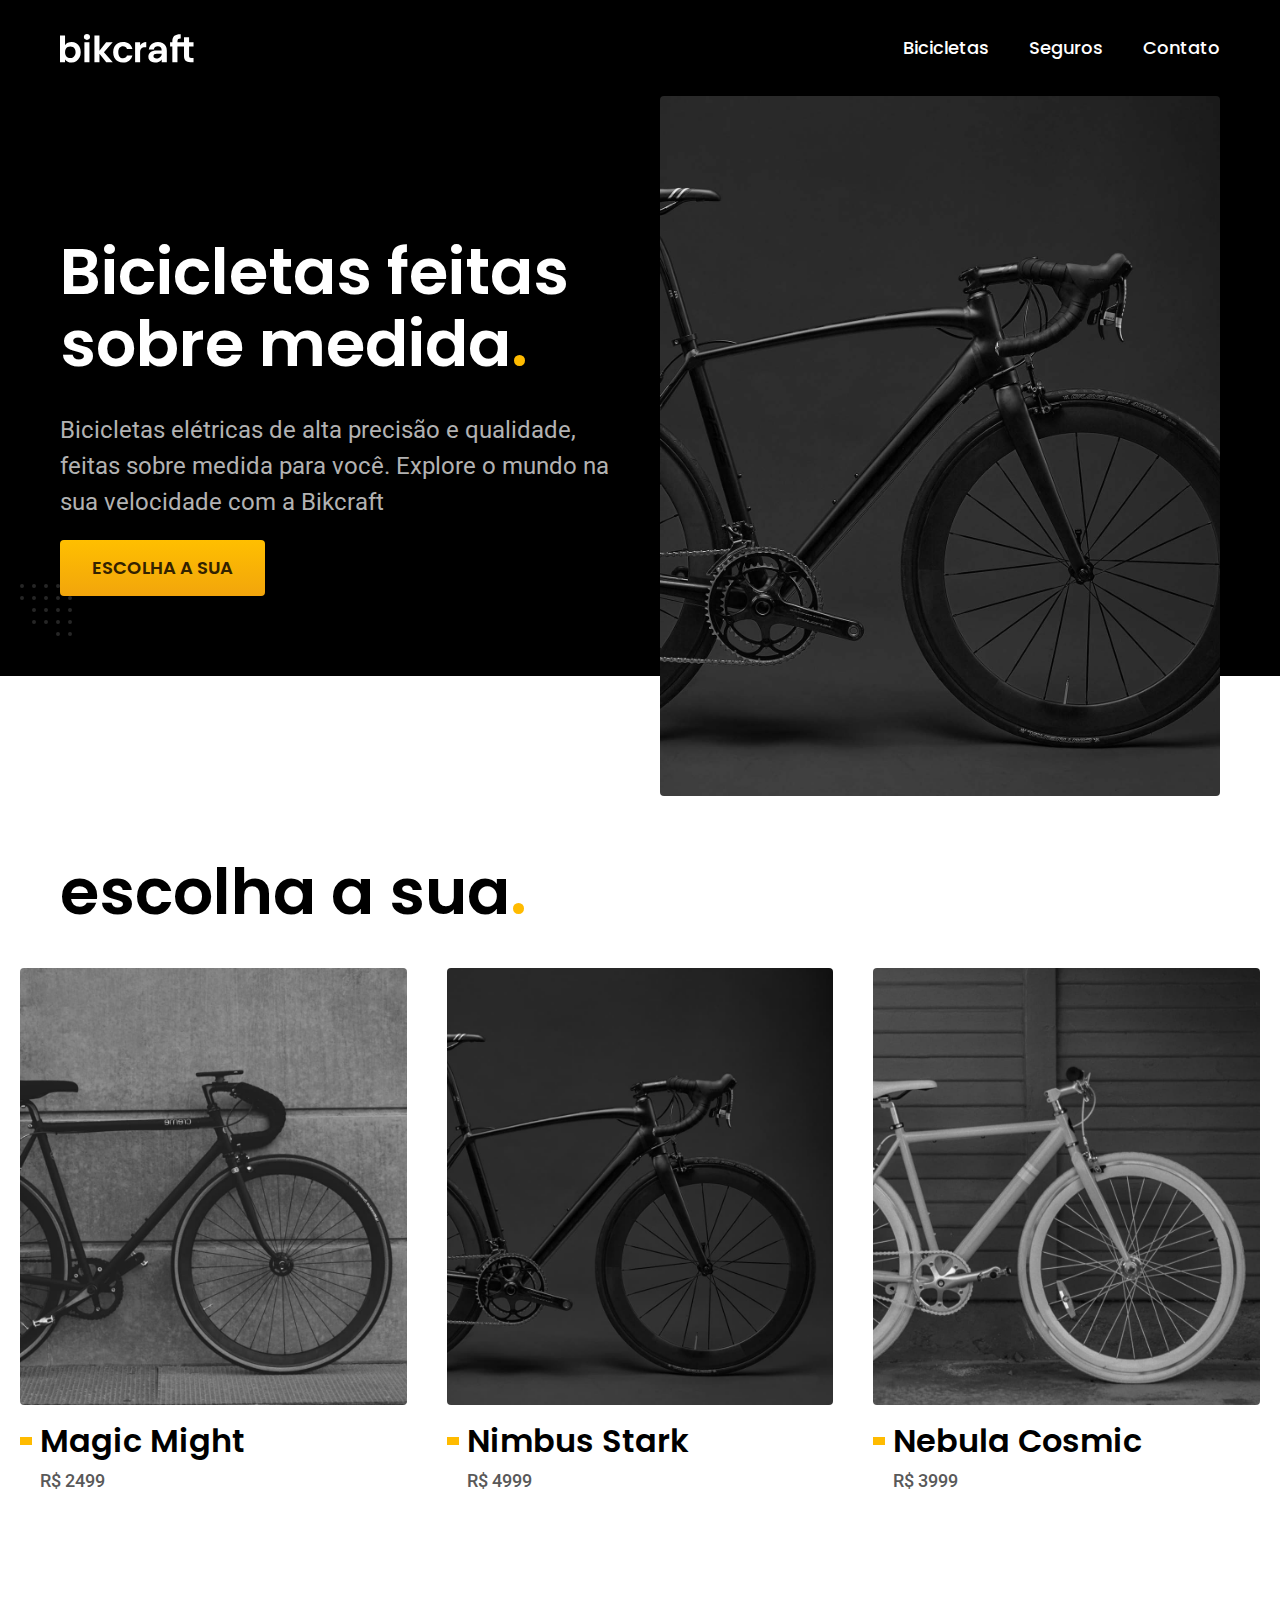
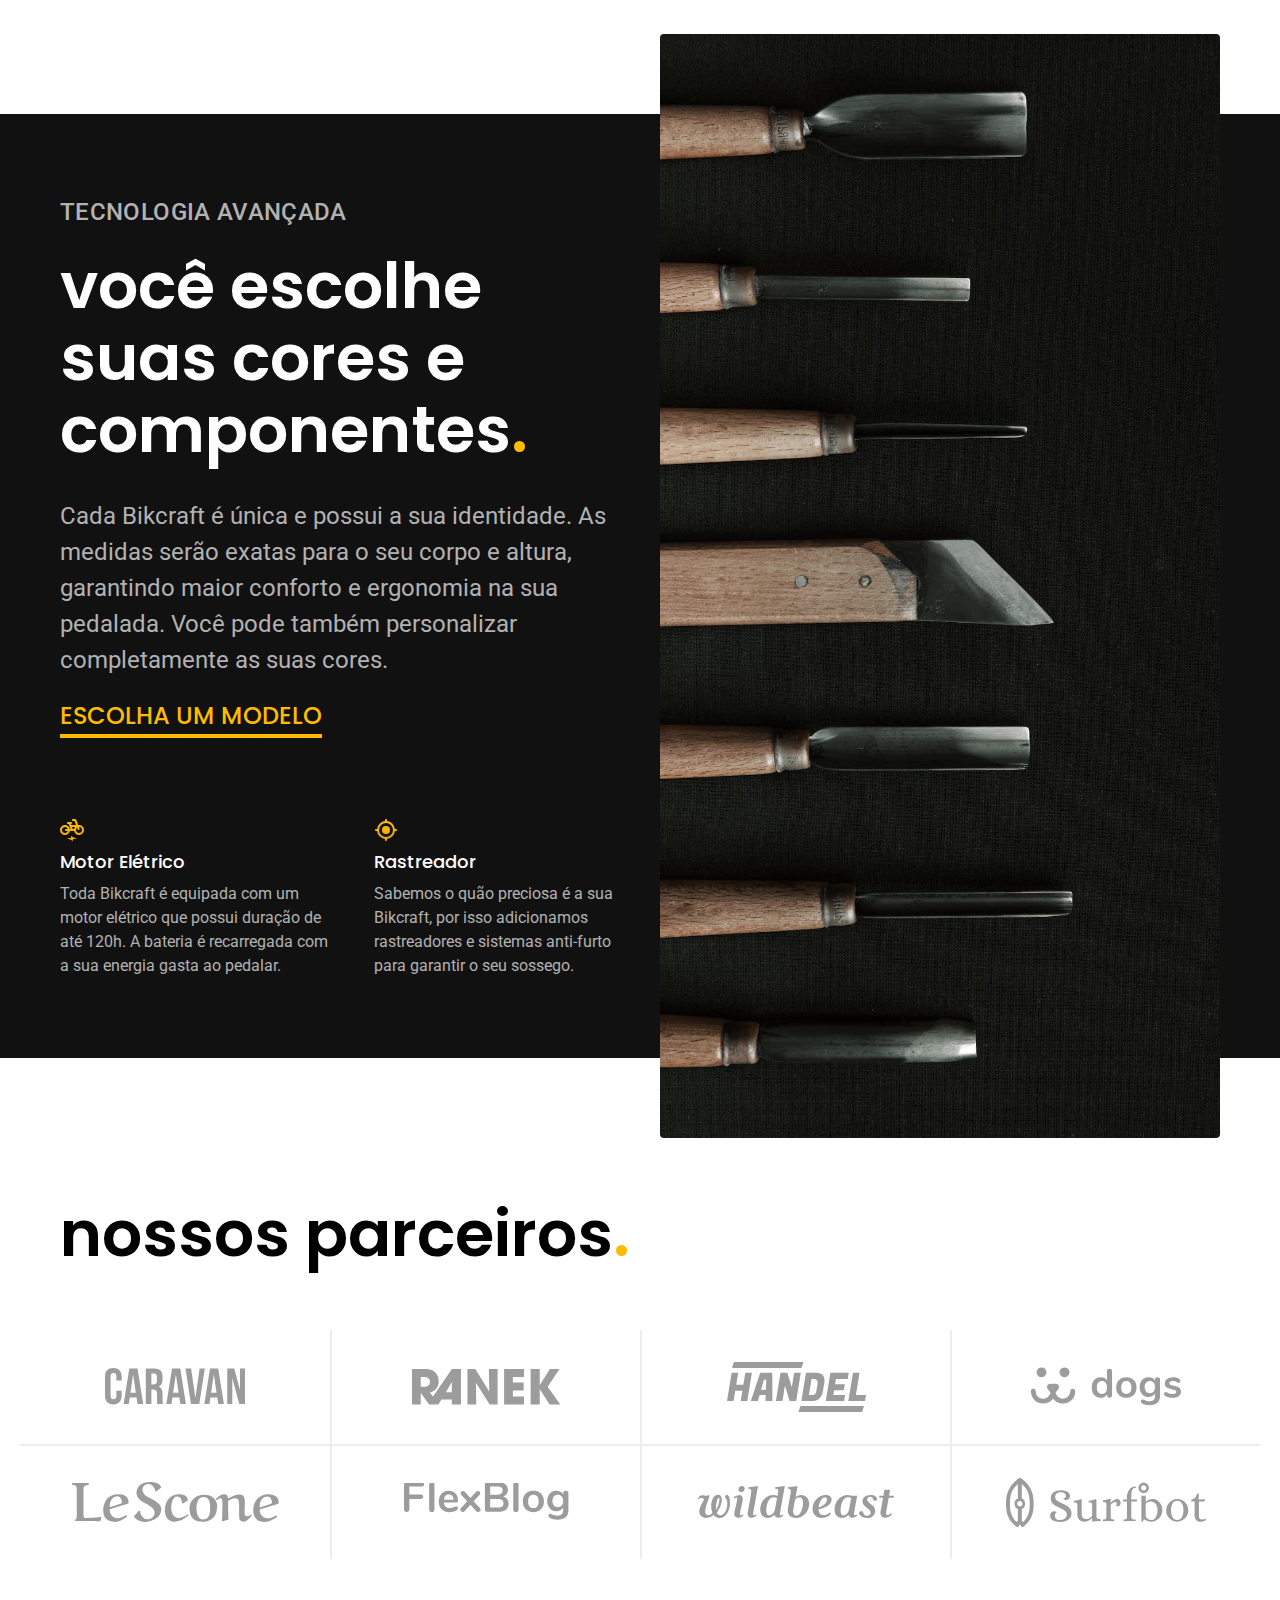
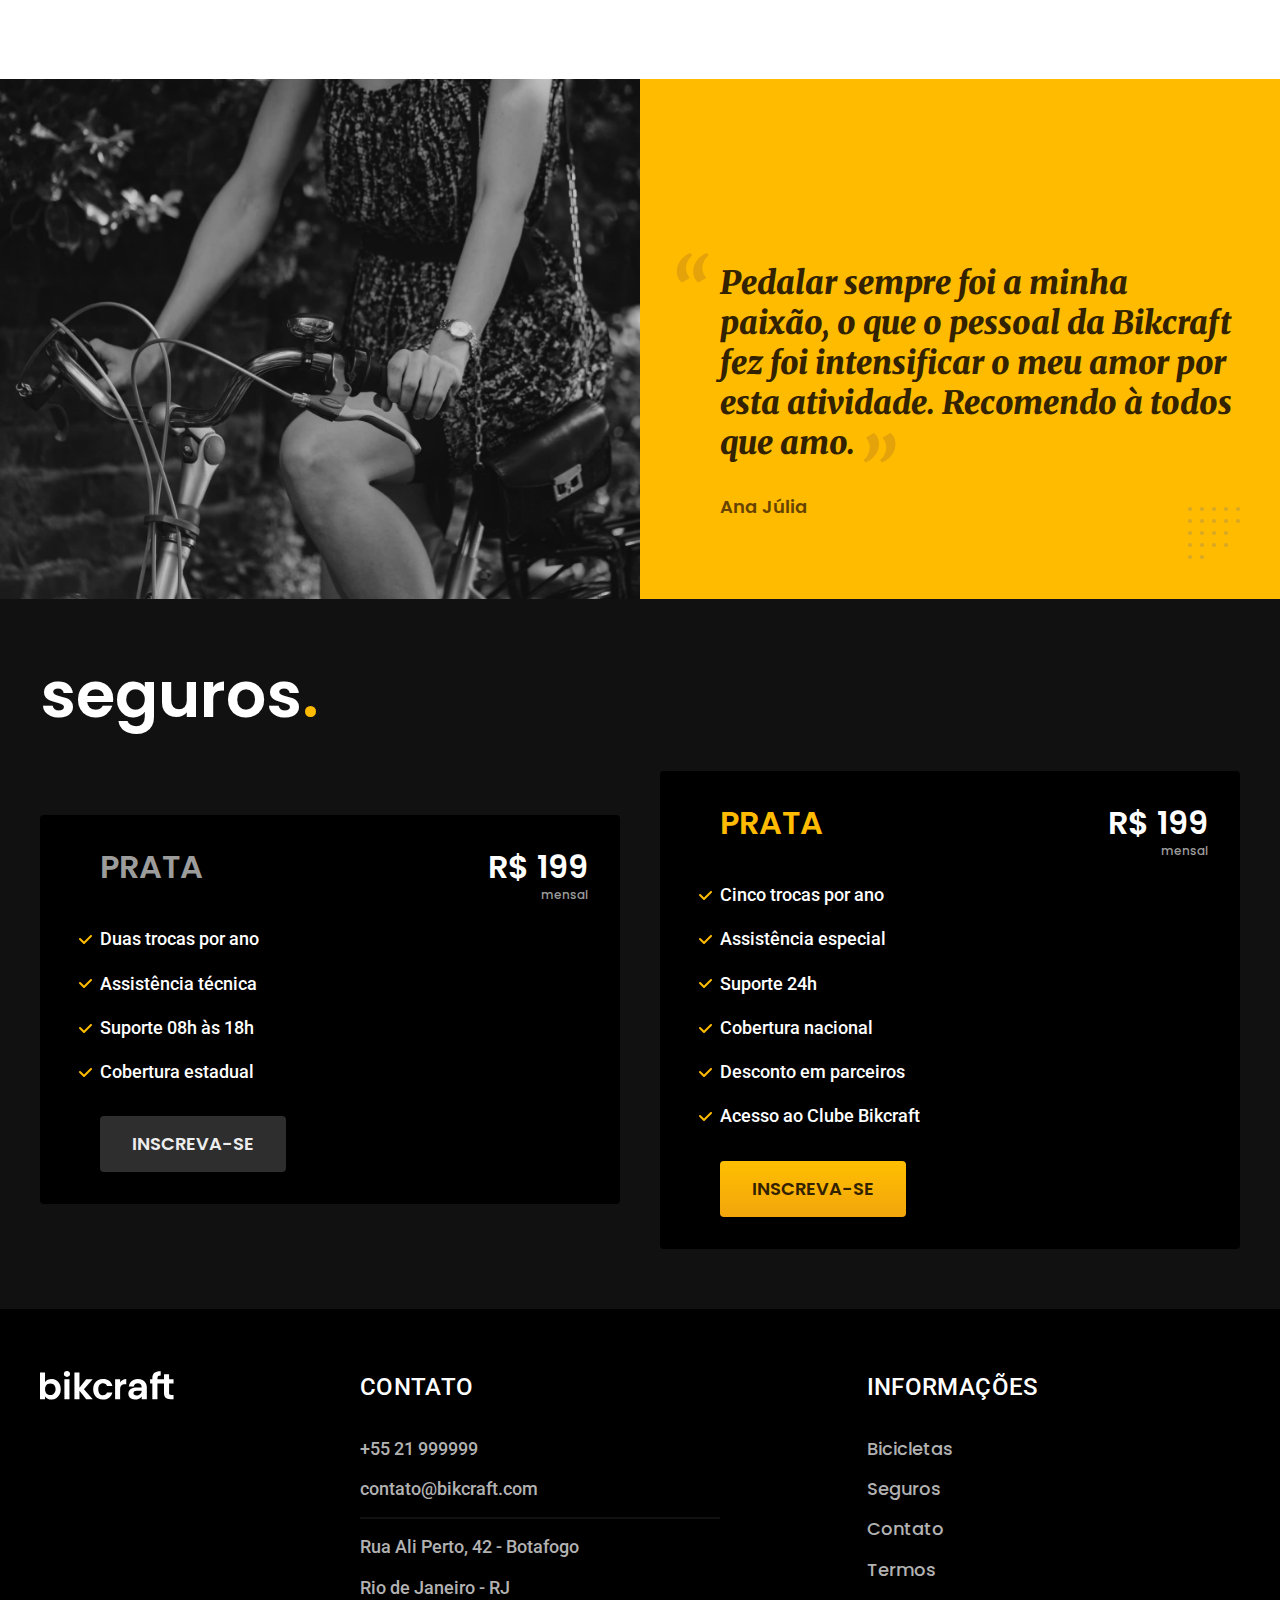
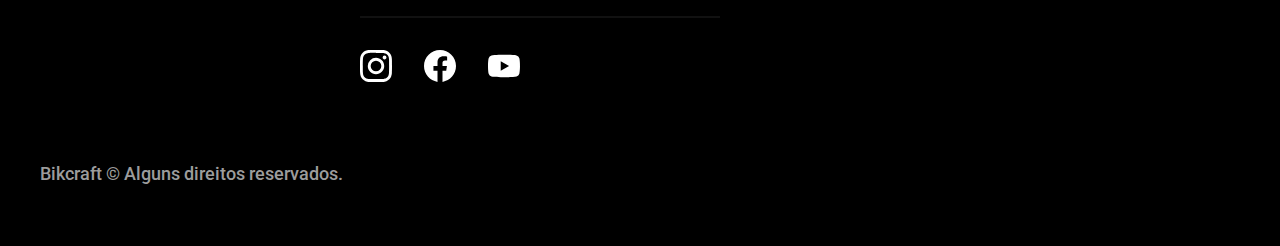
<file: index.html>
<!DOCTYPE html>
<html lang="pt-br">

<head>
  <meta charset="UTF-8">
  <meta http-equiv="X-UA-Compatible" content="IE=edge">
  <meta name="viewport" content="width=device-width, initial-scale=1.0">
  <meta name="description" content="Bicicletas elétricas de alta precisão e qualidade, feitas sob medida para você. Explore o mundo na sua velocidade com a Bikcraft.">

  <title>Bikcraft</title>

  <link rel="preconnect" href="https://fonts.googleapis.com">
  <link rel="preconnect" href="https://fonts.gstatic.com" crossorigin>
  <link href="https://fonts.googleapis.com/css2?family=Merriweather:ital,wght@1,900&family=Poppins:wght@400;600&family=Roboto:wght@400;500&display=swap" rel="stylesheet">


  <link rel="shortcut icon" href="./favicon.svg" type="image/x-icon">
  <link rel="preload" href="./css/style.min.css" as="style">
  <link rel="stylesheet" href="./css/style.min.css">

  <script>document.documentElement.classList.add('js')</script>
</head>

<body>
  <header class="header-bg">
    <div class="header container">
      <a href="./">
        <img src="./img/bikcraft.svg" width="136" height="32" alt="Bikcraft">
      </a>

      <nav aria-label="primaria">
        <ul class="header-menu font-1-m cor-0">
          <li><a href="./bicicletas.html"> Bicicletas</a></li>
          <li><a href="./seguros.html">Seguros</a></li>
          <li><a href="./contato.html">Contato</a></li>
        </ul>
      </nav>
    </div>
  </header>

  <main class="introducao-bg">
    <div class="introducao container">
      <div class="introducao-conteudo">
        <h1 class="font-1-xxl cor-0 fadeInDown" data-anime="200">Bicicletas feitas sobre medida<span class="cor-p1">.</span></h1>
        <p class="font-2-l cor-5 fadeInDown" data-anime="400">Bicicletas elétricas de alta precisão e qualidade, feitas sobre medida para você. Explore o mundo na sua velocidade com a Bikcraft</p>
        <a class="botao fadeInDown" data-anime="500" href="./bicicletas">Escolha a sua</a>
      </div>

      <picture class="fadeInDown" data-anime="700">
        <source srcset="./img/bicicletas/nimbus.jpg" media="(max-width:800px)">
        <img src="./img/fotos/introducao.jpg" alt="Bicicleta elétrica preta.">
      </picture>

    </div>
  </main>

  <article class="bicicletas-lista ">
    <h2 class="font-1-xxl container">escolha a sua<span class="cor-p1">.</span></h2>
    <ul>
      <li>
        <a href="./bicicletas/magic.html">
          <img src="./img/bicicletas/magic-home.jpg" width="920" height="1040" alt="bicicletas preta">
          <h3 class="font-1-xl">Magic Might</h3>
          <span class="font-2-m cor-8">R$ 2499</span>
        </a>
      </li>

      <li>
        <a href="./bicicletas/nimbus.html">
          <img src="./img/bicicletas/nimbus-home.jpg" width="920" height="1040" alt="bicicletas preta">
          <h3 class="font-1-xl">Nimbus Stark</h3>
          <span class="font-2-m cor-8">R$ 4999</span>
        </a>
      </li>

      <li>
        <a href="./bicicletas/nebula.html">
          <img src="./img/bicicletas/nebula-home.jpg" width="920" height="1040" alt="bicicletas preta">
          <h3 class="font-1-xl">Nebula Cosmic</h3>
          <span class="font-2-m cor-8">R$ 3999</span>
        </a>
      </li>
    </ul>
  </article>

  <article class="tecnologia-bg">
    <div class="tecnologia container">
      <div class="tecnologia-conteudo">
        <span class="font-2-l-b cor-5">Tecnologia Avançada</span>
        <h2 class="font-1-xxl cor-0">você escolhe suas cores e componentes<span class="cor-p1">.</span></h2>
        <p class="font-2-l cor-5">Cada Bikcraft é única e possui a sua identidade. As medidas serão exatas para o seu corpo e altura, garantindo maior conforto e ergonomia na sua pedalada. Você pode também personalizar completamente as suas cores.</p>
        <a class="link" href="./bicicletas.html">Escolha um modelo</a>

        <div class="tecnologia-vantagens">

          <div>
            <img src="./img/icones/eletrica.svg" width="32" height="32" alt="">
            <h3 class="font-1-m cor-0">Motor Elétrico</h3>
            <p class="font-2-s cor-5">Toda Bikcraft é equipada com um motor elétrico que possui duração de até 120h. A bateria é recarregada com a sua energia gasta ao pedalar.</p>
          </div>

          <div>
            <img src="./img/icones/rastreador.svg" width="32" height="32" alt="">
            <h3 class="font-1-m cor-0">Rastreador</h3>
            <p class="font-2-s cor-5">Sabemos o quão preciosa é a sua Bikcraft, por isso adicionamos rastreadores e sistemas anti-furto para garantir o seu sossego.</p>
          </div>
        </div>
      </div>
      <div class="tecnologia-imagem">
        <img src="./img/fotos/tecnologia.jpg" width="1200" height="1920" alt="">
      </div>
    </div>
  </article>

  <section class="parceiros" aria-label="Nossos Parceiros">
    <h2 class="container font-1-xxl">nossos parceiros<span class="cor-p1">.</span></h2>

    <ul>
      <li><img src="./img/parceiros/caravan.svg" width="140" height="38" alt="caravan"></li>
      <li><img src="./img/parceiros/ranek.svg" width="149" height="36" alt="ranek"></li>
      <li><img src="./img/parceiros/handel.svg" width="139" height="50" alt="handel"></li>
      <li><img src="./img/parceiros/dogs.svg" width="152" height="39" alt="dogs"></li>
      <li><img src="./img/parceiros/lescone.svg" width="208" height="41" alt="lescone"></li>
      <li><img src="./img/parceiros/flexblog.svg" width="165" height="38" alt="flexblog"></li>
      <li><img src="./img/parceiros/wildbeast.svg" width="196" height="34" alt="wildbeast"></li>
      <li><img src="./img/parceiros/surfbot.svg" width="200" height="49" alt="surfbot"></li>
    </ul>
  </section>

  <section class="depoimento" aria-label="depoimento">
    <div>
      <img src="./img/fotos/depoimento.jpg" width="1560" height="1360" alt="pessoa pedalando uma bikcraft">
    </div>
    <div class="depoimento-conteudo">
      <blockquote class="font-1-xl cor-p5">
        <p>Pedalar sempre foi a minha paixão, o que o pessoal da Bikcraft fez foi intensificar o meu amor por esta atividade. Recomendo à todos que amo.</p>
      </blockquote>
      <span class="font-1-m-b cor-p4">Ana Júlia</span>
    </div>
  </section>

  <article class="seguros-bg">
    <div class="seguros container">
      <h2 class="font-1-xxl cor-0">seguros<span class="cor-p1">.</span></h2>
      <div class="seguros-item">
        <h3 class="font-1-xl cor-6">PRATA</h3>
        <span class="font-1-xl cor-0">R$ 199 <span class="font-1-xs cor-6">mensal</span></span>
        <ul class="font-2-m cor-0">
          <li>Duas trocas por ano</li>
          <li>Assistência técnica</li>
          <li>Suporte 08h às 18h</li>
          <li>Cobertura estadual</li>
        </ul>
        <a href="./orcamento.html" class="botao secundario">inscreva-se</a>
      </div>

      <div class="seguros-item">
        <h3 class="font-1-xl cor-p1">PRATA</h3>
        <span class="font-1-xl cor-0">R$ 199 <span class="font-1-xs cor-6">mensal</span></span>
        <ul class="font-2-m cor-0">
          <li>Cinco trocas por ano</li>
          <li>Assistência especial</li>
          <li>Suporte 24h</li>
          <li>Cobertura nacional</li>
          <li>Desconto em parceiros</li>
          <li> Acesso ao Clube Bikcraft</li>
        </ul>
        <a href="./orcamento.html" class="botao">inscreva-se</a>
      </div>
    </div>
  </article>

  <footer class="footer-bg">
    <div class="footer container">
      <img src="./img/bikcraft.svg" width="136" height="32" alt="bikcraft">

      <div class="footer-contato">
        <h3 class="font-2-l-b cor-0">Contato</h3>
        <ul class="font-2-m cor-5">
          <li><a href="tel:+5521999999">+55 21 999999</a></li>
          <li><a href="mailto:contato@bikcraft.com">contato@bikcraft.com</a></li>
          <li>Rua Ali Perto, 42 - Botafogo</li>
          <li>Rio de Janeiro - RJ</li>
        </ul>
        <div class="footer-redes">
          <a href="">
            <img src="./img/redes/instagram.svg" width="32" height="32" alt="instagram">
          </a>
          <a href="">
            <img src="./img/redes/facebook.svg" width="32" height="32" alt="facebook">
          </a>
          <a href="">
            <img src="./img/redes/youtube.svg" width="32" height="32" alt="youtube">
          </a>
        </div>
      </div>

      <div class="footer-informacoes">
        <h3 class="font-2-l-b cor-0">Informações</h3>
        <nav>
          <ul class="font-1-m cor-5">
            <li><a href="./bicicletas.html"> Bicicletas</a></li>
            <li><a href="./seguros.html">Seguros</a></li>
            <li><a href="./contato.html">Contato</a></li>
            <li><a href="./termos.html">Termos</a></li>
          </ul>
        </nav>
      </div>

      <p class="footer-copy font-2-m cor-6">Bikcraft © Alguns direitos reservados.</p>
    </div>
  </footer>
  <script src="./js/plugins/simple-anime.js"></script>
  <script src="./js/script.js"></script>
</body>

</html>
</file>
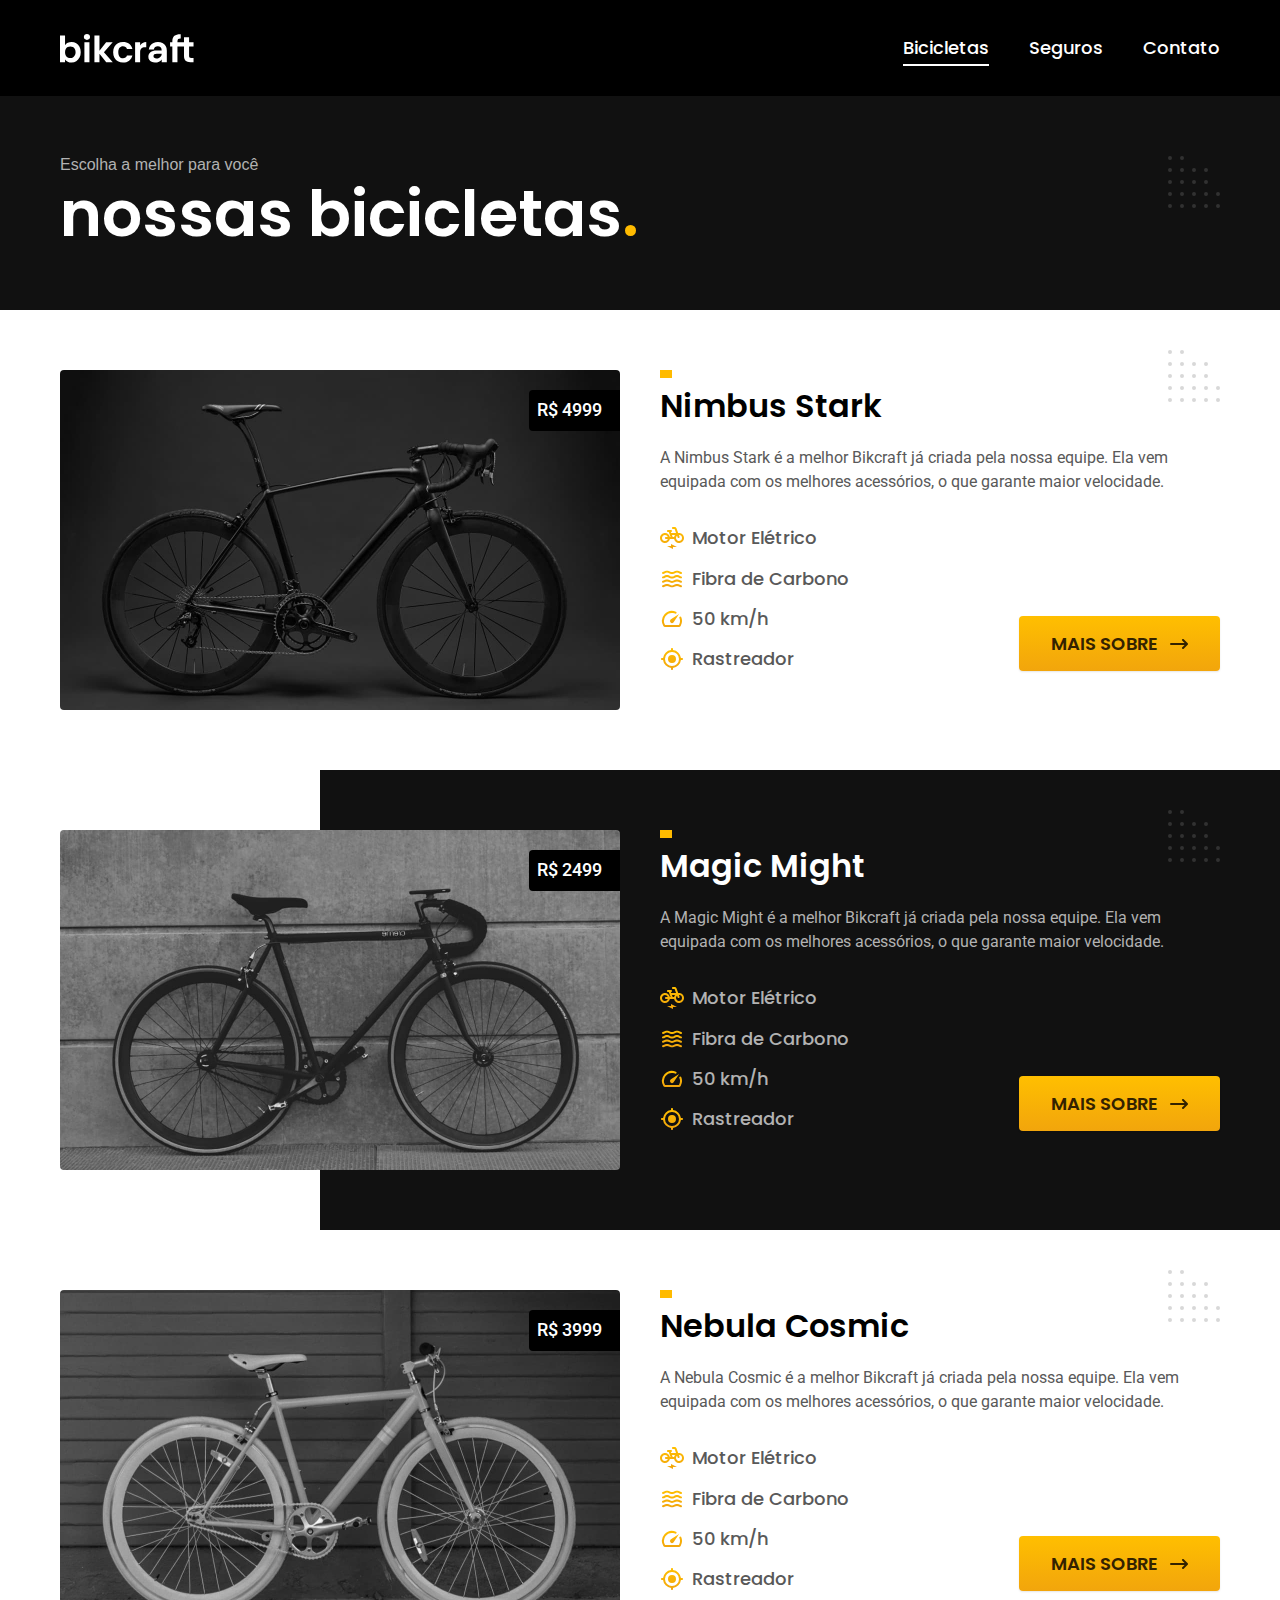
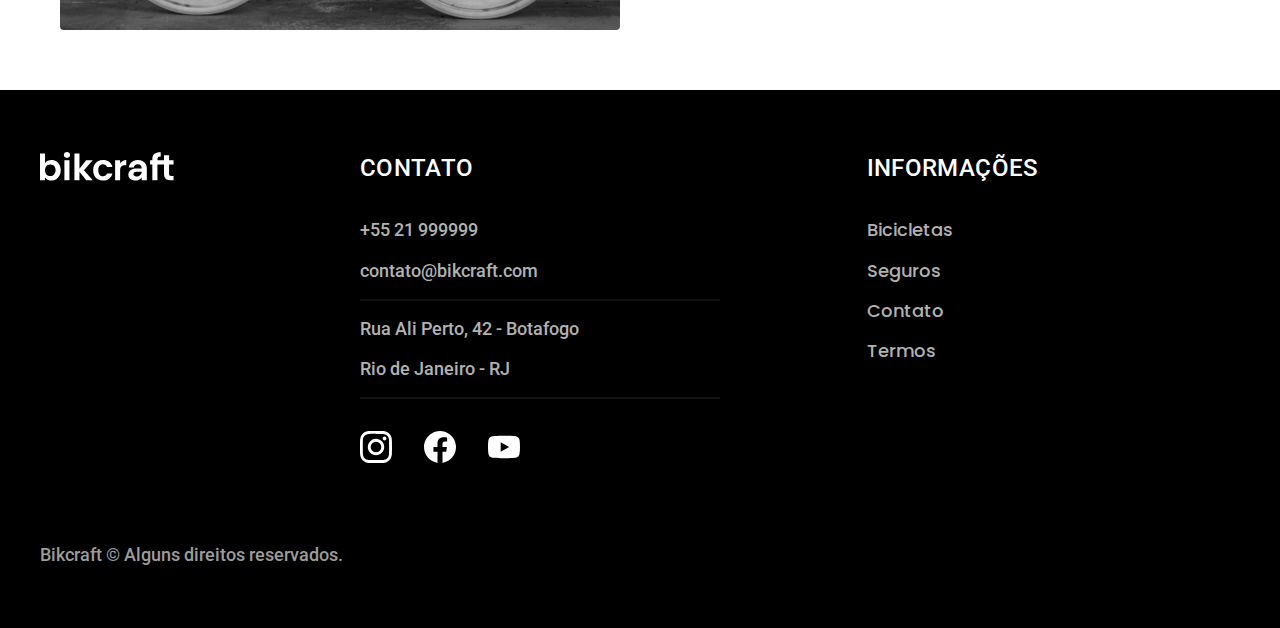
<file: bicicletas.html>
<!DOCTYPE html>
<html lang="pt-br">

<head>
  <meta charset="UTF-8">
  <meta http-equiv="X-UA-Compatible" content="IE=edge">
  <meta name="viewport" content="width=device-width, initial-scale=1.0">
  <meta name="description" content="Termos e condições">

  <title>Bicicletas | Bikcraft</title>

  <link rel="preconnect" href="https://fonts.googleapis.com">
  <link rel="preconnect" href="https://fonts.gstatic.com" crossorigin>
  <link href="https://fonts.googleapis.com/css2?family=Merriweather:ital,wght@1,900&family=Poppins:wght@400;600&family=Roboto:wght@400;500&display=swap" rel="stylesheet">

  <link rel="shortcut icon" href="./favicon.svg" type="image/x-icon">
  <link rel="preload" href="./css/style.min.css" as="style">
  <link rel="stylesheet" href="./css/style.min.css">
  <script>document.documentElement.classList.add('js')</script>
</head>

<body id="bicicletas">
  <header class="header-bg">
    <div class="header container">
      <a href="./">
        <img src="./img/bikcraft.svg" alt="Bikcraft">
      </a>

      <nav aria-label="primaria">
        <ul class="header-menu font-1-m cor-0">
          <li><a href="./bicicletas.html"> Bicicletas</a></li>
          <li><a href="./seguros.html">Seguros</a></li>
          <li><a href="./contato.html">Contato</a></li>
        </ul>
      </nav>
    </div>
  </header>

  <main>
    <div class="titulo-bg">
      <div class="titulo container">
        <p class="font2-l-b cor-5">Escolha a melhor para você</p>
        <h1 class="font-1-xxl cor-0">nossas bicicletas<span class="cor-p1">.</span></h1>
      </div>
    </div>

    <div class="bicicletas container">
      <div class="bicicletas-img">
        <img src="./img/bicicletas/nimbus.jpg" alt="bicicleta preta">
        <span class="font-2-m cor-0">R$ 4999</span>
      </div>
      <div class="bicicletas-conteudo">
        <h2 class="font-1-xl">Nimbus Stark</h2>
        <p class="font-2-s cor-8">A Nimbus Stark é a melhor Bikcraft já criada pela nossa equipe. Ela vem equipada com os melhores acessórios, o que garante maior velocidade.
        </p>

        <ul class="font-1-m cor-8">
          <li><img src="./img/icones/eletrica.svg" alt=""> Motor Elétrico</li>
          <li><img src="./img/icones/carbono.svg" alt=""> Fibra de Carbono</li>
          <li><img src="./img/icones/velocidade.svg" alt=""> 50 km/h</li>
          <li><img src="./img/icones/rastreador.svg" alt=""> Rastreador</li>
        </ul>

        <a href="./bicicletas/nimbus.html" class="botao seta"> Mais Sobre</a>
      </div>
    </div>

    <div class="bicicletas-bg">
      <div class="bicicletas container">
        <div class="bicicletas-img">
          <img src="./img/bicicletas/magic.jpg" alt="bicicleta preta">
          <span class="font-2-m cor-0">R$ 2499</span>
        </div>
        <div class="bicicletas-conteudo">
          <h2 class="font-1-xl cor-0">Magic Might</h2>
          <p class="font-2-s cor-5">A Magic Might é a melhor Bikcraft já criada pela nossa equipe. Ela vem equipada com os melhores acessórios, o que garante maior velocidade.
          </p>

          <ul class="font-1-m cor-5">
            <li><img src="./img/icones/eletrica.svg" alt=""> Motor Elétrico</li>
            <li><img src="./img/icones/carbono.svg" alt=""> Fibra de Carbono</li>
            <li><img src="./img/icones/velocidade.svg" alt=""> 50 km/h</li>
            <li><img src="./img/icones/rastreador.svg" alt=""> Rastreador</li>
          </ul>
          <a href="./bicicletas/magic.html" class="botao seta"> Mais Sobre</a>
        </div>
      </div>
    </div>


    <div class="bicicletas container">
      <div class="bicicletas-img">
        <img src="./img/bicicletas/nebula.jpg" alt="bicicleta preta">
        <span class="font-2-m cor-0">R$ 3999</span>
      </div>
      <div class="bicicletas-conteudo">
        <h2 class="font-1-xl">Nebula Cosmic</h2>
        <p class="font-2-s cor-8">A Nebula Cosmic é a melhor Bikcraft já criada pela nossa equipe. Ela vem equipada com os melhores acessórios, o que garante maior velocidade.
        </p>

        <ul class="font-1-m cor-8">
          <li><img src="./img/icones/eletrica.svg" alt=""> Motor Elétrico</li>
          <li><img src="./img/icones/carbono.svg" alt=""> Fibra de Carbono</li>
          <li><img src="./img/icones/velocidade.svg" alt=""> 50 km/h</li>
          <li><img src="./img/icones/rastreador.svg" alt=""> Rastreador</li>
        </ul>
        <a href="./bicicletas/nebula.html" class="botao seta"> Mais Sobre</a>
      </div>
    </div>
    </div>
  </main>

  <footer class="footer-bg">
    <div class="footer container">
      <img src="./img/bikcraft.svg" alt="bikcraft">

      <div class="footer-contato">
        <h3 class="font-2-l-b cor-0">Contato</h3>
        <ul class="font-2-m cor-5">
          <li><a href="tel:+5521999999">+55 21 999999</a></li>
          <li><a href="mailto:contato@bikcraft.com">contato@bikcraft.com</a></li>
          <li>Rua Ali Perto, 42 - Botafogo</li>
          <li>Rio de Janeiro - RJ</li>
        </ul>
        <div class="footer-redes">
          <a href="">
            <img src="./img/redes/instagram.svg" alt="instagram">
          </a>
          <a href="">
            <img src="./img/redes/facebook.svg" alt="facebook">
          </a>
          <a href="">
            <img src="./img/redes/youtube.svg" alt="youtube">
          </a>
        </div>
      </div>

      <div class="footer-informacoes">
        <h3 class="font-2-l-b cor-0">Informações</h3>
        <nav>
          <ul class="font-1-m cor-5">
            <li><a href="./bicicletas.html"> Bicicletas</a></li>
            <li><a href="./seguros.html">Seguros</a></li>
            <li><a href="./contato.html">Contato</a></li>
            <li><a href="./termos.html">Termos</a></li>
          </ul>
        </nav>
      </div>

      <p class="footer-copy font-2-m cor-6">Bikcraft © Alguns direitos reservados.</p>
    </div>
  </footer>
  <script src="./js/script.js"></script>
</body>

</html>
</file>
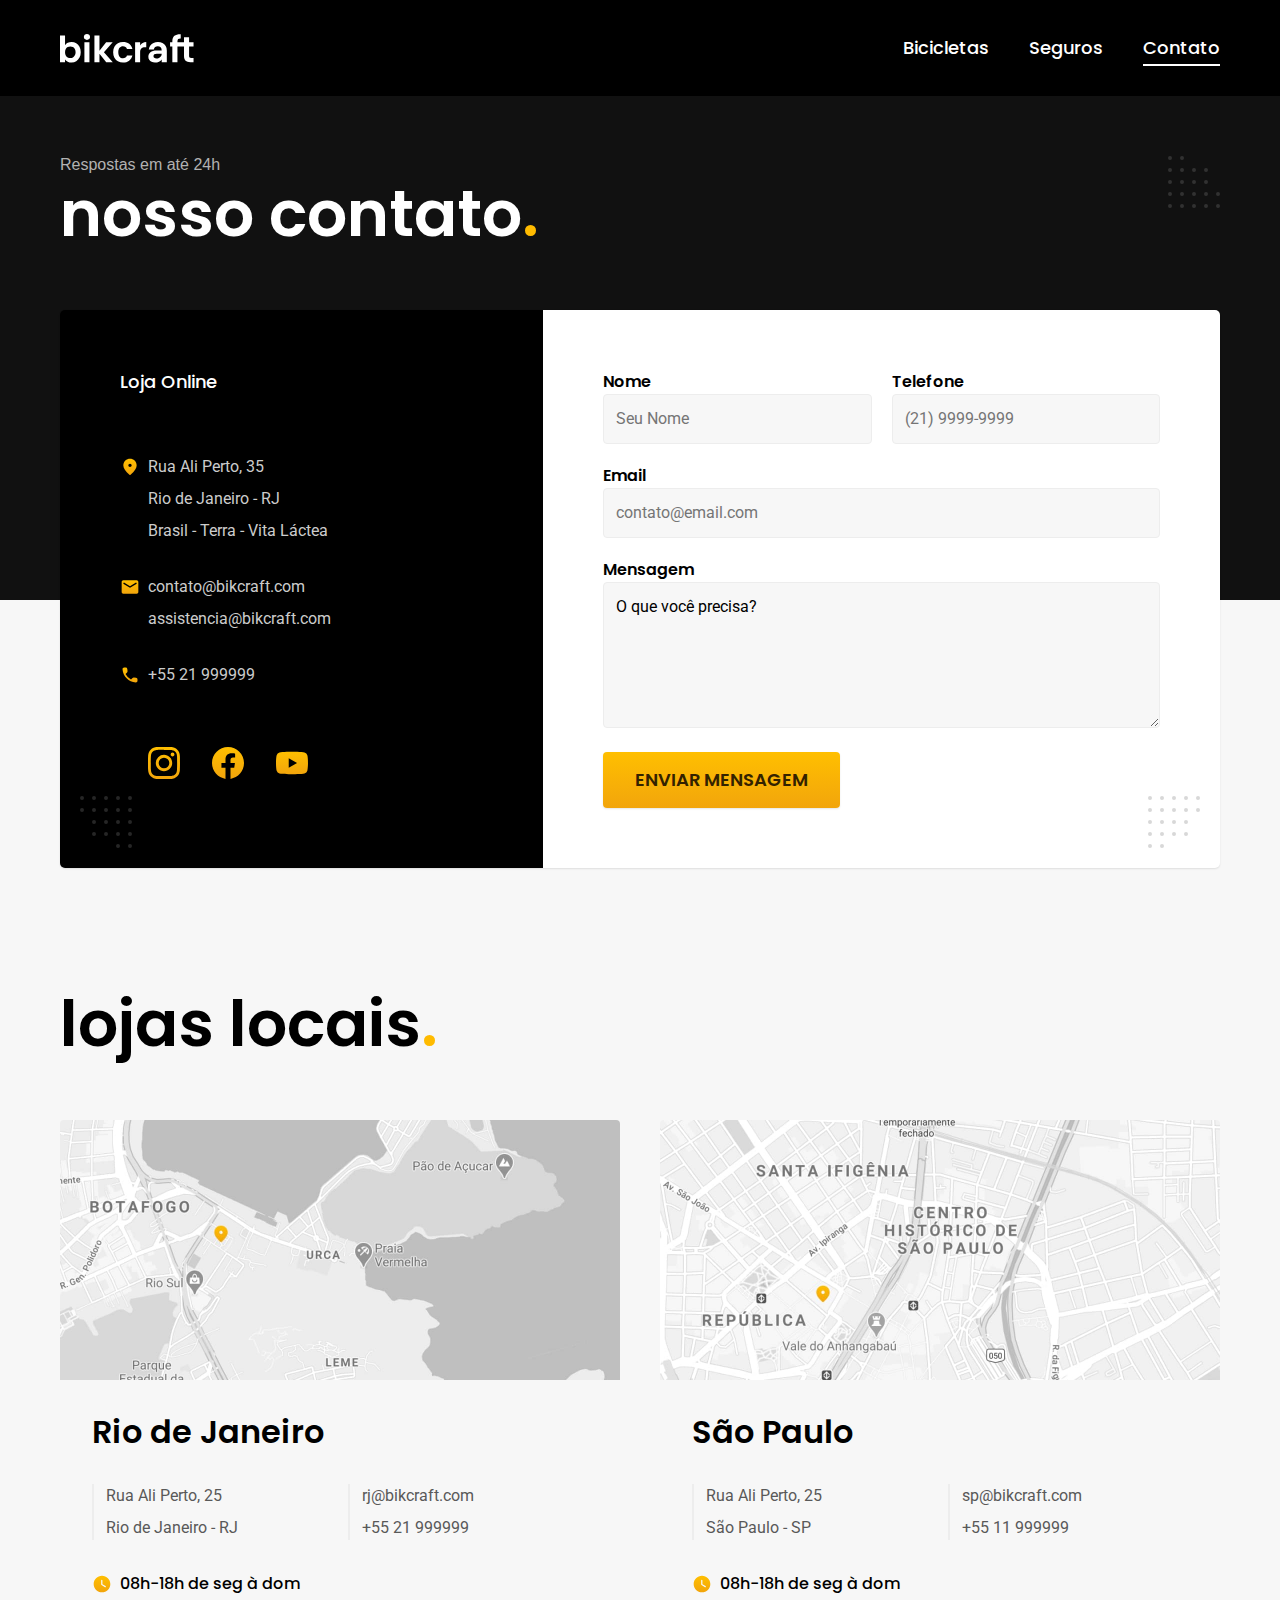
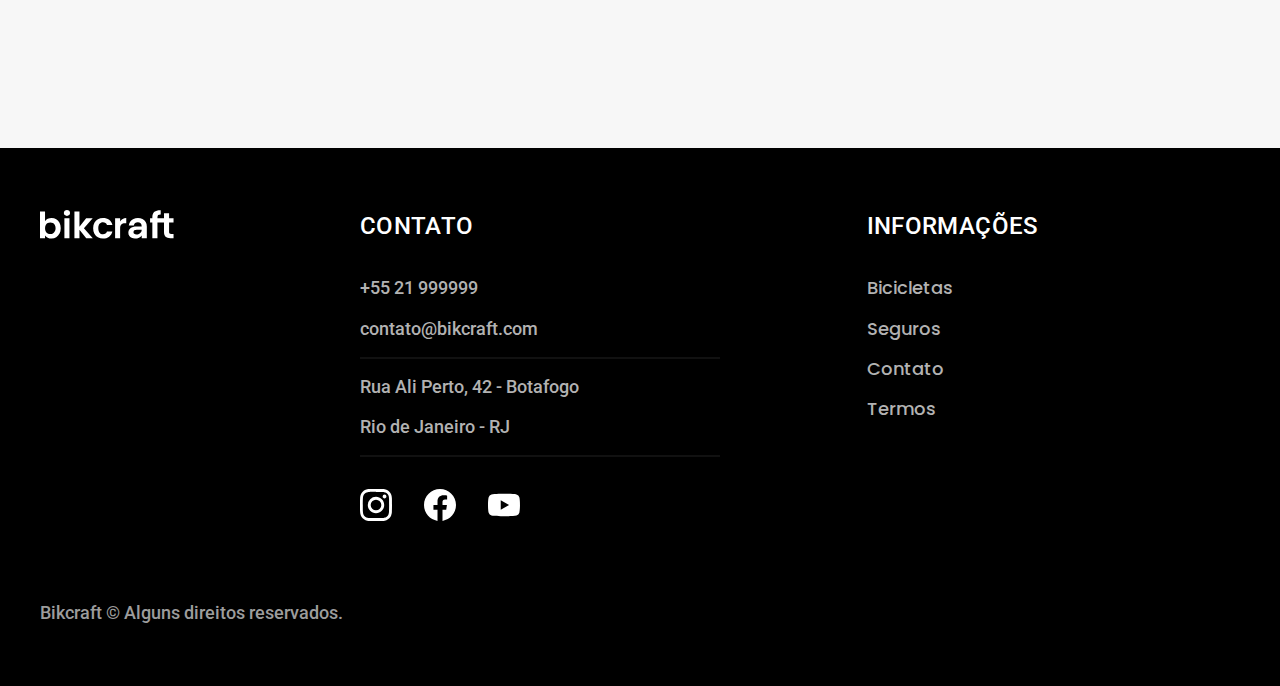
<file: contato.html>
<!DOCTYPE html>
<html lang="pt-br">

<head>
  <meta charset="UTF-8">
  <meta http-equiv="X-UA-Compatible" content="IE=edge">
  <meta name="viewport" content="width=device-width, initial-scale=1.0">
  <meta name="description" content="Termos e condições">

  <title>contato | Bikcraft</title>

  <link rel="preconnect" href="https://fonts.googleapis.com">
  <link rel="preconnect" href="https://fonts.gstatic.com" crossorigin>
  <link href="https://fonts.googleapis.com/css2?family=Merriweather:ital,wght@1,900&family=Poppins:wght@400;600&family=Roboto:wght@400;500&display=swap" rel="stylesheet">

  <link rel="shortcut icon" href="./favicon.svg" type="image/x-icon">
  <link rel="preload" href="./css/style.min.css" as="style">
  <link rel="stylesheet" href="./css/style.min.css">
  <script>document.documentElement.classList.add('js')</script>
</head>

<body id="contato">
  <header class="header-bg">
    <div class="header container">
      <a href="./">
        <img src="./img/bikcraft.svg" alt="Bikcraft">
      </a>

      <nav aria-label="primaria">
        <ul class="header-menu font-1-m cor-0">
          <li><a href="./bicicletas.html"> Bicicletas</a></li>
          <li><a href="./seguros.html">Seguros</a></li>
          <li><a href="./contato.html">Contato</a></li>
        </ul>
      </nav>
    </div>
  </header>

  <main>
    <div class="titulo-bg">
      <div class="titulo container">
        <p class="font2-l-b cor-5">Respostas em até 24h</p>
        <h1 class="font-1-xxl cor-0">nosso contato<span class="cor-p1">.</span></h1>
      </div>
    </div>

    <div class="contato container">
      <section class="contato-dados" aria-label="Endereço">
        <h2 class="font-1-m cor-0">Loja Online</h2>
        <div class="contato-endereco font-2-s cor-4">
          <p>Rua Ali Perto, 35</p>
          <p>Rio de Janeiro - RJ</p>
          <p>Brasil - Terra - Vita Láctea</p>
        </div>
        <address class="contato-meios font-2-s cor-4">
          <a href="mailto:contato@bikcraft.com">contato@bikcraft.com</a>
          <a href="mailto:assistencia@bikcraft.com">assistencia@bikcraft.com</a>
          <a href="tel:+5521999999">+55 21 999999</a>
        </address>

        <div class="contato-redes">
          <a href="">
            <img src="./img/redes/instagram-p.svg" alt="instagram">
          </a>
          <a href="">
            <img src="./img/redes/facebook-p.svg" alt="facebook">
          </a>
          <a href="">
            <img src="./img/redes/youtube-p.svg" alt="youtube">
          </a>
        </div>
      </section>

      <section class="contato-formulario" aria-label="Formulario">
        <form class="form" action="./contato.html">
          <div>
            <label for="nome">Nome</label>
            <input type="text" id="nome" name="nome" placeholder="Seu Nome">
          </div>

          <div>
            <label for="telefone">Telefone</label>
            <input type="text" id="telefone" name="telefone" placeholder="(21) 9999-9999">
          </div>

          <div class="col-2">
            <label for="email">Email</label>
            <input type="email" id="email" name="email" placeholder="contato@email.com">
          </div>

          <div class="col-2">
            <label for="mensagem">Mensagem</label>
            <textarea rows="5" id="mensagem" name="mensagem">O que você precisa?</textarea>
          </div>
          <button class="botao col-2">Enviar Mensagem</button>
        </form>
      </section>
    </div>
  </main>

  <article class="lojas container">
    <h2 class="font-1-xxl">lojas locais<span class="cor-p1">.</span></h2>
    <div class="loja-item">
      <img src="./img/lojas/rj.jpg" alt="mapa marcando o endereço em Rua Ali Perto, 25 - Rio de Janeiro - RJ">

      <div class="lojas-conteudo">
        <h3 class="font-1-xl">Rio de Janeiro</h3>

        <div class="lojas-dados font-2-s cor-8">
          <p>Rua Ali Perto, 25</p>
          <p>Rio de Janeiro - RJ</p>
        </div>

        <div class="lojas-dados font-2-s cor-8">
          <a href="mailto:rj@bikcraft.com">rj@bikcraft.com</a>
          <a href="tel:+5521999999">+55 21 999999</a>
        </div>
        <p class="lojas-tempo font-1-s"><img src="./img/icones/horario.svg" alt=""> 08h-18h de seg à dom</p>
      </div>
    </div>

    <div class="loja-item">
      <img src="./img/lojas/sp.jpg" alt="mapa marcando o endereço em Rua Ali Perto, 25 - São Paulo - SP">
      <div class="lojas-conteudo">
        <h3 class="font-1-xl">São Paulo</h3>
        <div class="lojas-dados font-2-s cor-8">
          <p>Rua Ali Perto, 25</p>
          <p>São Paulo - SP</p>
        </div>

        <div class="lojas-dados font-2-s cor-8">
          <a href="mailto:sp@bikcraft.com">sp@bikcraft.com</a>
          <a href="tel:+5511999999">+55 11 999999</a>
        </div>
        <p class="lojas-tempo font-1-s"><img src="./img/icones/horario.svg" alt=""> 08h-18h de seg à dom</p>
      </div>
    </div>
  </article>

  <footer class="footer-bg">
    <div class="footer container">
      <img src="./img/bikcraft.svg" alt="bikcraft">

      <div class="footer-contato">
        <h3 class="font-2-l-b cor-0">Contato</h3>
        <ul class="font-2-m cor-5">
          <li><a href="tel:+5521999999">+55 21 999999</a></li>
          <li><a href="mailto:contato@bikcraft.com">contato@bikcraft.com</a></li>
          <li>Rua Ali Perto, 42 - Botafogo</li>
          <li>Rio de Janeiro - RJ</li>
        </ul>
        <div class="footer-redes">
          <a href="">
            <img src="./img/redes/instagram.svg" alt="instagram">
          </a>
          <a href="">
            <img src="./img/redes/facebook.svg" alt="facebook">
          </a>
          <a href="">
            <img src="./img/redes/youtube.svg" alt="youtube">
          </a>
        </div>
      </div>

      <div class="footer-informacoes">
        <h3 class="font-2-l-b cor-0">Informações</h3>
        <nav>
          <ul class="font-1-m cor-5">
            <li><a href="./bicicletas.html"> Bicicletas</a></li>
            <li><a href="./seguros.html">Seguros</a></li>
            <li><a href="./contato.html">Contato</a></li>
            <li><a href="./termos.html">Termos</a></li>
          </ul>
        </nav>
      </div>

      <p class="footer-copy font-2-m cor-6">Bikcraft © Alguns direitos reservados.</p>
    </div>
  </footer>
  <script src="./js/script.js"></script>
</body>

</html>
</file>
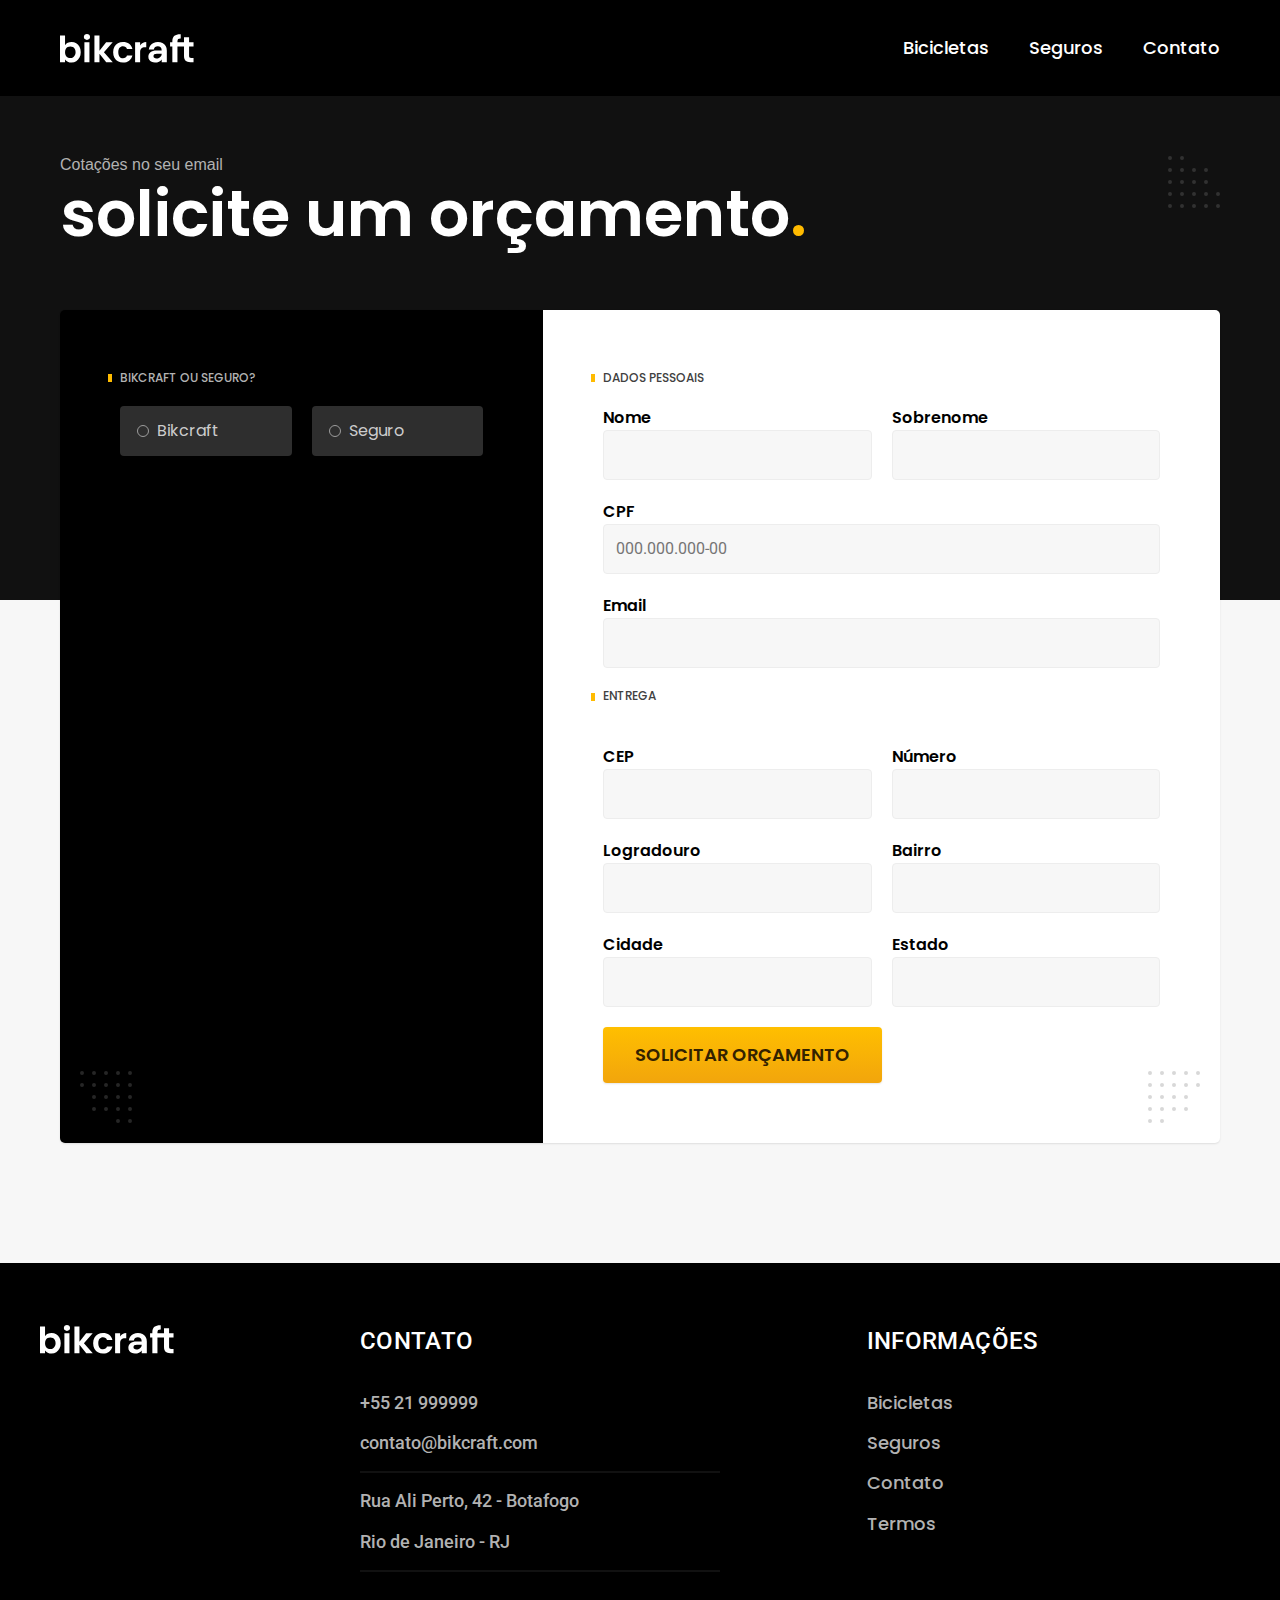
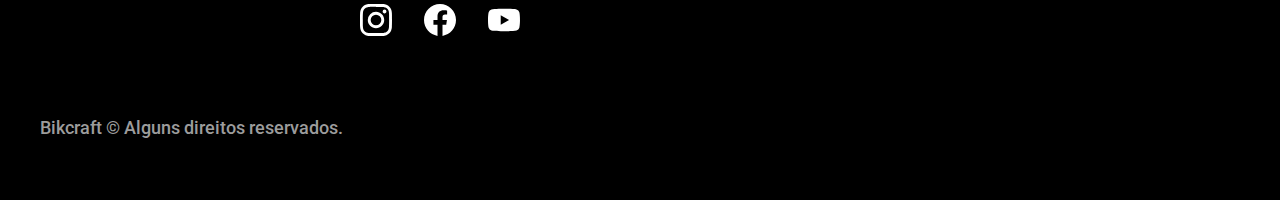
<file: orcamento.html>
<!DOCTYPE html>
<html lang="pt-br">

<head>
  <meta charset="UTF-8">
  <meta http-equiv="X-UA-Compatible" content="IE=edge">
  <meta name="viewport" content="width=device-width, initial-scale=1.0">
  <meta name="description" content="Termos e condições">

  <title>Orçamento | Bikcraft</title>

  <link rel="preconnect" href="https://fonts.googleapis.com">
  <link rel="preconnect" href="https://fonts.gstatic.com" crossorigin>
  <link href="https://fonts.googleapis.com/css2?family=Merriweather:ital,wght@1,900&family=Poppins:wght@400;600&family=Roboto:wght@400;500&display=swap" rel="stylesheet">
  <link rel="shortcut icon" href="./favicon.svg" type="image/x-icon">
  <link rel="preload" href="./css/style.min.css" as="style">
  <link rel="stylesheet" href="./css/style.min.css">
  <script>document.documentElement.classList.add('js')</script>
</head>

<body id="orcamento">
  <header class="header-bg">
    <div class="header container">
      <a href="./">
        <img src="./img/bikcraft.svg" alt="Bikcraft">
      </a>

      <nav aria-label="primaria">
        <ul class="header-menu font-1-m cor-0">
          <li><a href="./bicicletas.html"> Bicicletas</a></li>
          <li><a href="./seguros.html">Seguros</a></li>
          <li><a href="./contato.html">Contato</a></li>
        </ul>
      </nav>
    </div>
  </header>

  <main>
    <div class="titulo-bg">
      <div class="titulo container">
        <p class="font2-l-b cor-5">Cotações no seu email</p>
        <h1 class="font-1-xxl cor-0">solicite um orçamento<span class="cor-p1">.</span></h1>
      </div>
    </div>

    <form action="./" class="orcamento container">
      <div class="orcamento-produto">
        <h2 class="font-1-xs cor-5">Bikcraft ou Seguro?</h2>
        <input type="radio" name="tipo" value="bikcraft" id="bikcraft">
        <label for="bikcraft">Bikcraft</label>

        <input type="radio" name="tipo" value="seguro" id="seguro">
        <label for="seguro">Seguro</label>

        <div class="orcamento-conteudo" id="orcamento-bikcraft">
          <h2 class="font-1-xs cor-5">Escolha a sua(BIKCRAFT)</h2>

          <input type="radio" name="produto" value="nimbus" id="nimbus">
          <label for="nimbus">Nimbus Stark <span>R$ 4999</span></label>
          <div class="orcamento-detalhes">
            <ul class="font-1-xs cor-8">
              <li><img src="./img/icones/eletrica.svg" alt=""> Motor Elétrico</li>
              <li><img src="./img/icones/carbono.svg" alt=""> Fibra de Carbono</li>
              <li><img src="./img/icones/velocidade.svg" alt=""> 50 km/h</li>
              <li><img src="./img/icones/rastreador.svg" alt=""> Rastreador</li>
            </ul>
            <img src="./img/bicicletas/nimbus.jpg" alt="bicicleta preta">
          </div>

          <input type="radio" name="produto" value="magic" id="magic">
          <label for="magic">Magic Might <span>R$ 2499</span></label>
          <div class="orcamento-detalhes">
            <ul class="font-1-xs cor-8">
              <li><img src="./img/icones/eletrica.svg" alt=""> Motor Elétrico</li>
              <li><img src="./img/icones/carbono.svg" alt=""> Fibra de Carbono</li>
              <li><img src="./img/icones/velocidade.svg" alt=""> 45 km/h</li>
              <li><img src="./img/icones/rastreador.svg" alt=""> Rastreador</li>
            </ul>
            <img src="./img/bicicletas/magic.jpg" alt="bicicleta preta">
          </div>


          <input type="radio" name="produto" value="nebula" id="nebula">
          <label for="nebula">Nebula Cosmic <span>R$ 3999</span></label>
          <div class="orcamento-detalhes">
            <ul class="font-1-xs cor-8">
              <li><img src="./img/icones/eletrica.svg" alt=""> Motor Elétrico</li>
              <li><img src="./img/icones/carbono.svg" alt=""> Fibra de Carbono</li>
              <li><img src="./img/icones/velocidade.svg" alt=""> 40 km/h</li>
              <li><img src="./img/icones/rastreador.svg" alt=""> Rastreador</li>
            </ul>
            <img src="./img/bicicletas/nebula.jpg" alt="bicicleta branca">
          </div>

        </div>

        <div class="orcamento-conteudo" id="orcamento-seguro">
          <h2 class="font-1-xs cor-5">Escolha a sua(SEGURO)</h2>

          <input type="radio" name="produto" value="prata" id="prata">
          <label for="prata">Prata<span>R$ 199</span></label>

          <input type="radio" name="produto" value="ouro" id="ouro">
          <label for="ouro">Ouro<span>R$ 299</span></label>
        </div>
      </div>

      <div class="orcamento-dados form">
        <h2 class="font-1-xs cor-9 col-2">dados pessoais</h2>
        <div>
          <label for="nome">Nome</label>
          <input type="text" id="nome" name="nome">
        </div>

        <div>
          <label for="sobrenome">Sobrenome</label>
          <input type="text" id="sobrenome" name="sobrenome">
        </div>

        <div class="col-2">
          <label for="cpf">CPF</label>
          <input type="text" id="cpf" name="cpf" placeholder="000.000.000-00">
        </div>

        <div class="col-2">
          <label for="email">Email</label>
          <input type="email" id="email" name="email">
        </div>

        <h2 class="font-1-xs cor-9 col-2">entrega</h2>
        <div>
          <label for="cep">CEP</label>
          <input type="text" id="cep" name="cep">
        </div>

        <div>
          <label for="numero">Número</label>
          <input type="text" id="numero" name="numero">
        </div>

        <div>
          <label for="logradouro">Logradouro</label>
          <input type="text" id="logradouro" name="logradouro">
        </div>

        <div>
          <label for="bairro">Bairro</label>
          <input type="text" id="bairro" name="bairro">
        </div>

        <div>
          <label for="cidade">Cidade</label>
          <input type="text" id="cidade" name="cidade">
        </div>

        <div>
          <label for="estado">Estado</label>
          <input type="text" id="estado" name="estado">
        </div>

        <button class="botao col-2"> Solicitar Orçamento</button>
      </div>
    </form>
  </main>

  <footer class="footer-bg">
    <div class="footer container">
      <img src="./img/bikcraft.svg" alt="bikcraft">

      <div class="footer-contato">
        <h3 class="font-2-l-b cor-0">Contato</h3>
        <ul class="font-2-m cor-5">
          <li><a href="tel:+5521999999">+55 21 999999</a></li>
          <li><a href="mailto:contato@bikcraft.com">contato@bikcraft.com</a></li>
          <li>Rua Ali Perto, 42 - Botafogo</li>
          <li>Rio de Janeiro - RJ</li>
        </ul>
        <div class="footer-redes">
          <a href="">
            <img src="./img/redes/instagram.svg" alt="instagram">
          </a>
          <a href="">
            <img src="./img/redes/facebook.svg" alt="facebook">
          </a>
          <a href="">
            <img src="./img/redes/youtube.svg" alt="youtube">
          </a>
        </div>
      </div>

      <div class="footer-informacoes">
        <h3 class="font-2-l-b cor-0">Informações</h3>
        <nav>
          <ul class="font-1-m cor-5">
            <li><a href="./bicicletas.html"> Bicicletas</a></li>
            <li><a href="./seguros.html">Seguros</a></li>
            <li><a href="./contato.html">Contato</a></li>
            <li><a href="./termos.html">Termos</a></li>
          </ul>
        </nav>
      </div>

      <p class="footer-copy font-2-m cor-6">Bikcraft © Alguns direitos reservados.</p>
    </div>
  </footer>
  <script src="./js/script.js"></script>
</body>

</html>
</file>
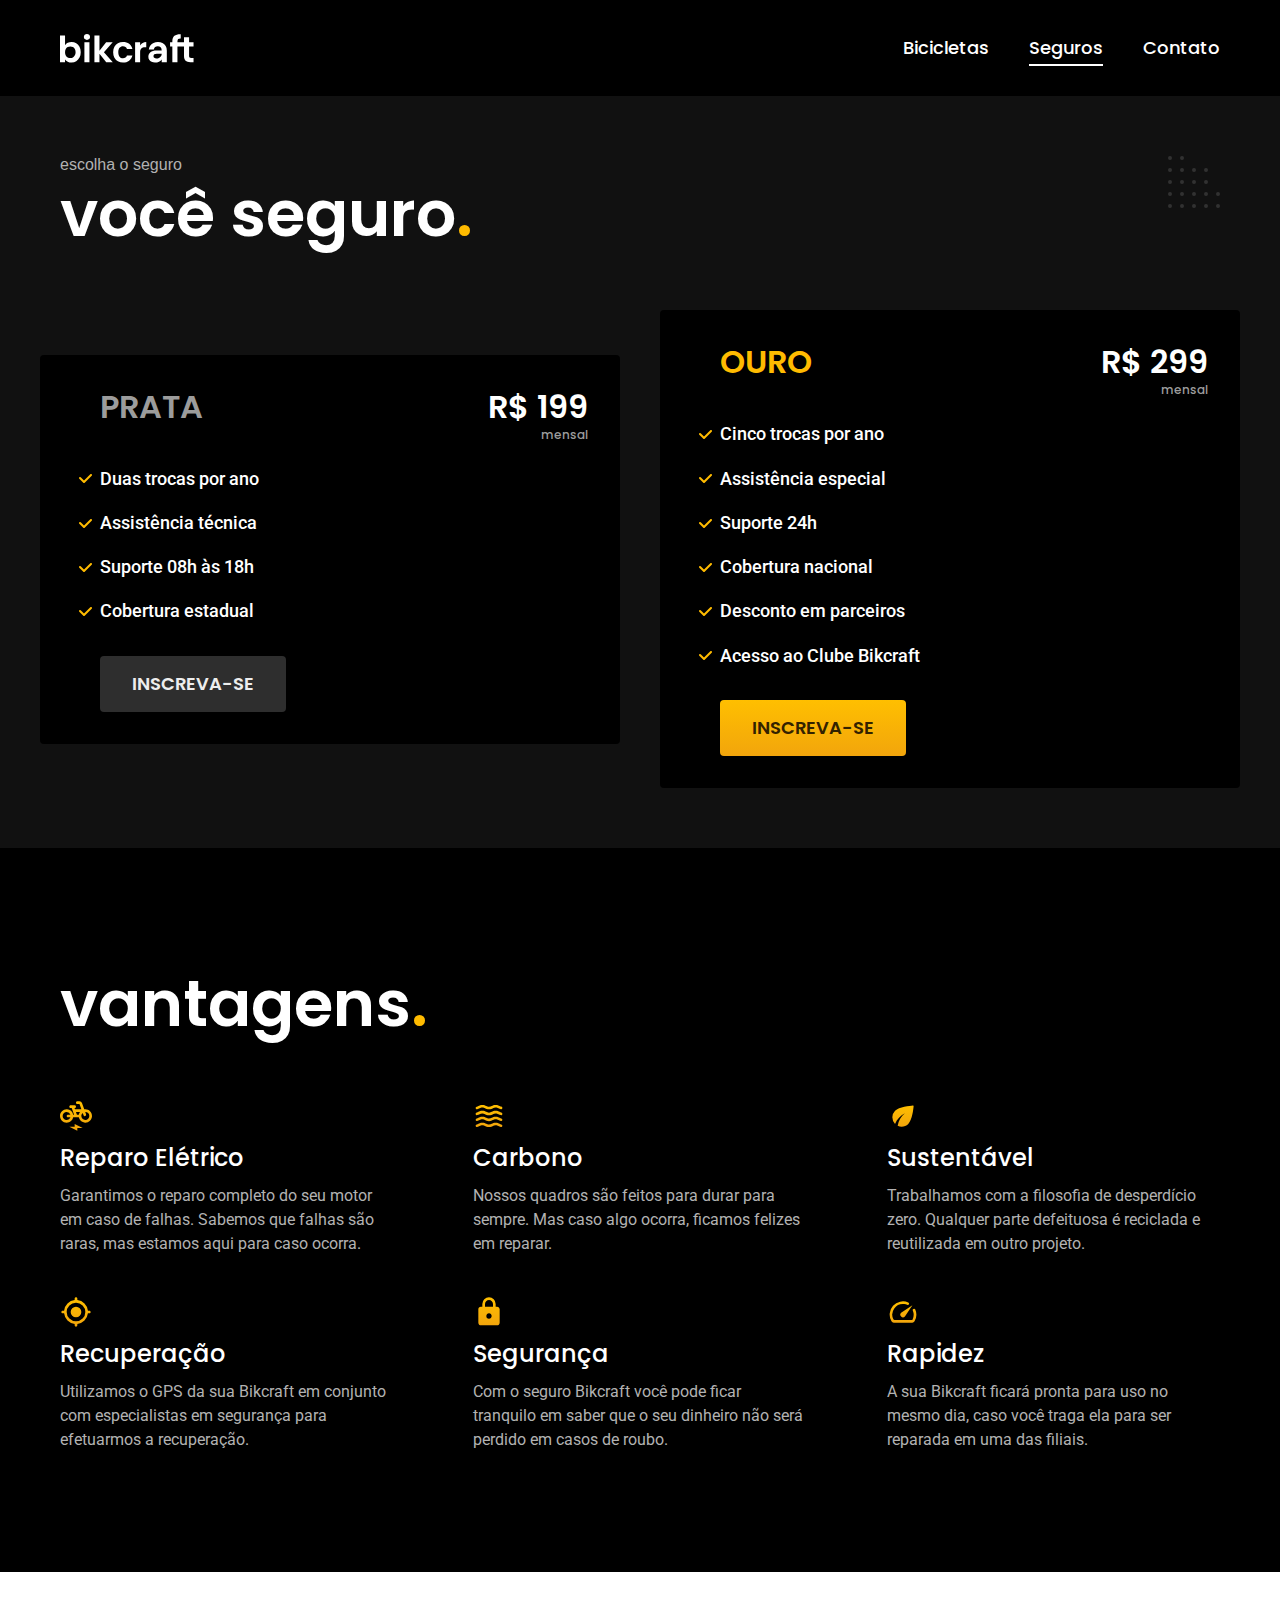
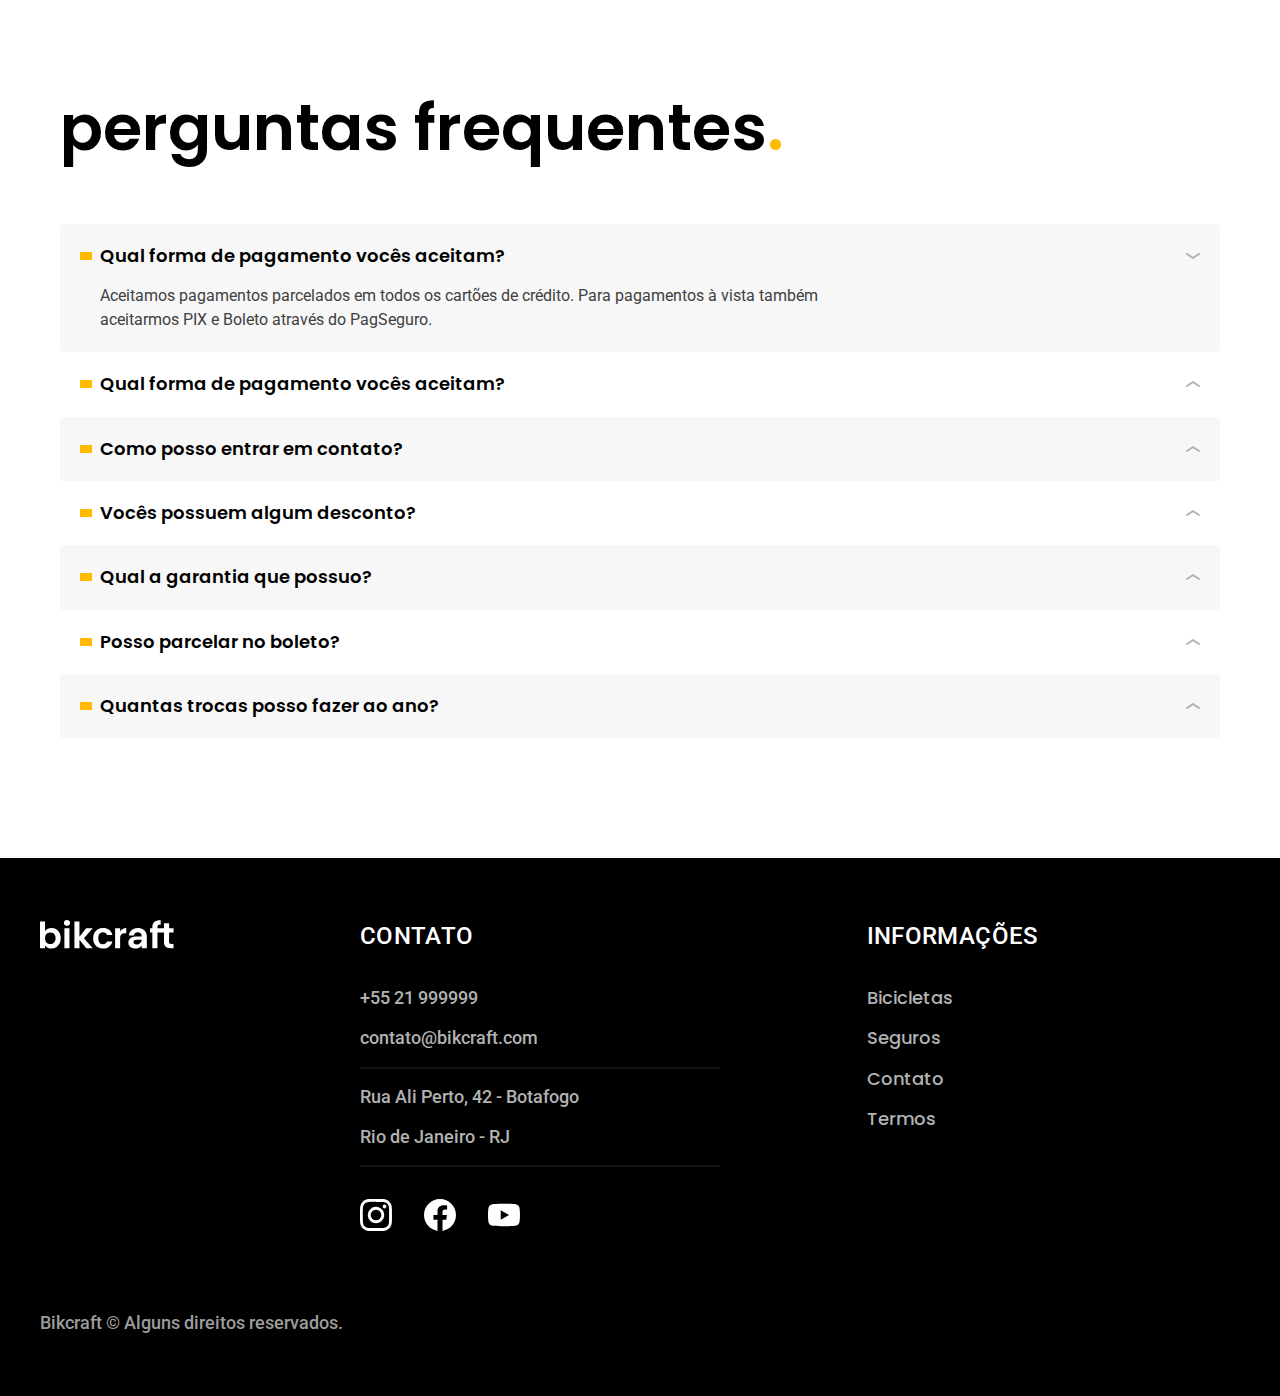
<file: seguros.html>
<!DOCTYPE html>
<html lang="pt-br">

<head>
  <meta charset="UTF-8">
  <meta http-equiv="X-UA-Compatible" content="IE=edge">
  <meta name="viewport" content="width=device-width, initial-scale=1.0">
  <meta name="description" content="Termos e condições">

  <title>Seguros | Bikcraft</title>

  <link rel="preconnect" href="https://fonts.googleapis.com">
  <link rel="preconnect" href="https://fonts.gstatic.com" crossorigin>
  <link href="https://fonts.googleapis.com/css2?family=Merriweather:ital,wght@1,900&family=Poppins:wght@400;600&family=Roboto:wght@400;500&display=swap" rel="stylesheet">

  <link rel="shortcut icon" href="./favicon.svg" type="image/x-icon">
  <link rel="preload" href="./css/style.min.css" as="style">
  <link rel="stylesheet" href="./css/style.min.css">
  <script>document.documentElement.classList.add('js')</script>
</head>

<body id="seguros">
  <header class="header-bg">
    <div class="header container">
      <a href="./">
        <img src="./img/bikcraft.svg" alt="Bikcraft">
      </a>

      <nav aria-label="primaria">
        <ul class="header-menu font-1-m cor-0">
          <li><a href="./bicicletas.html"> Bicicletas</a></li>
          <li><a href="./seguros.html">Seguros</a></li>
          <li><a href="./contato.html">Contato</a></li>
        </ul>
      </nav>
    </div>
  </header>

  <main class="seguros-bg">
    <div class="titulo-bg">
      <div class="titulo container">
        <p class="font2-l-b cor-5">escolha o seguro</p>
        <h1 class="font-1-xxl cor-0">você seguro<span class="cor-p1">.</span></h1>
      </div>
    </div>

    <div class="seguros container">
      <div class="seguros-item fadeInLeft" data-anime="200">
        <h3 class="font-1-xl cor-6">PRATA</h3>
        <span class="font-1-xl cor-0">R$ 199 <span class="font-1-xs cor-6">mensal</span></span>
        <ul class="font-2-m cor-0">
          <li>Duas trocas por ano</li>
          <li>Assistência técnica</li>
          <li>Suporte 08h às 18h</li>
          <li>Cobertura estadual</li>
        </ul>
        <a href="./orcamento.html?tipo=seguro&produto=prata" class="botao secundario">inscreva-se</a>
      </div>

      <div class="seguros-item fadeInRight" data-anime="400">
        <h3 class="font-1-xl cor-p1">OURO</h3>
        <span class="font-1-xl cor-0">R$ 299 <span class="font-1-xs cor-6">mensal</span></span>
        <ul class="font-2-m cor-0">
          <li>Cinco trocas por ano</li>
          <li>Assistência especial</li>
          <li>Suporte 24h</li>
          <li>Cobertura nacional</li>
          <li>Desconto em parceiros</li>
          <li> Acesso ao Clube Bikcraft</li>
        </ul>
        <a href="./orcamento.html?tipo=seguro&produto=ouro" class="botao">inscreva-se</a>
      </div>
    </div>
  </main>

  <article class="vantagens-bg">
    <div class="vantagens container">
      <h2 class="font-1-xxl cor-0">vantagens<span class="cor-p1">.</span></h2>

      <ul>
        <li>
          <img src="./img/icones/eletrica.svg" alt="">
          <h3 class="font-1-l cor-0">Reparo Elétrico</h3>
          <p class="font-2-s cor-5">Garantimos o reparo completo do seu motor em caso de falhas. Sabemos que falhas são raras, mas estamos aqui para caso ocorra.</p>
        </li>

        <li>
          <img src="./img/icones/carbono.svg" alt="">
          <h3 class="font-1-l cor-0">Carbono</h3>
          <p class="font-2-s cor-5">Nossos quadros são feitos para durar para sempre. Mas caso algo ocorra, ficamos felizes em reparar.</p>
        </li>

        <li>
          <img src="./img/icones/sustentavel.svg" alt="">
          <h3 class="font-1-l cor-0">Sustentável</h3>
          <p class="font-2-s cor-5">Trabalhamos com a filosofia de desperdício zero. Qualquer parte defeituosa é reciclada e reutilizada em outro projeto.</p>
        </li>

        <li>
          <img src="./img/icones/rastreador.svg" alt="">
          <h3 class="font-1-l cor-0">Recuperação</h3>
          <p class="font-2-s cor-5">Utilizamos o GPS da sua Bikcraft em conjunto com especialistas em segurança para efetuarmos a recuperação.</p>
        </li>

        <li>
          <img src="./img/icones/seguro.svg" alt="">
          <h3 class="font-1-l cor-0">Segurança</h3>
          <p class="font-2-s cor-5">Com o seguro Bikcraft você pode ficar tranquilo em saber que o seu dinheiro não será perdido em casos de roubo.</p>
        </li>

        <li>
          <img src="./img/icones/velocidade.svg" alt="">
          <h3 class="font-1-l cor-0">Rapidez</h3>
          <p class="font-2-s cor-5">A sua Bikcraft ficará pronta para uso no mesmo dia, caso você traga ela para ser reparada em uma das filiais.</p>
        </li>

      </ul>
    </div>
  </article>

  <article class="perguntas container">
    <h2 class="font-1-xxl">perguntas frequentes<span class="cor-p1">.</span></h2>

    <dl>
      <div>
        <dt><button class="font-1-m-b" aria-controls="pergunta1" aria-expanded="true">Qual forma de pagamento vocês aceitam?</button> </dt>
        <dd class="font-2-s cor-9 ativo-pergunta" id="pergunta1">Aceitamos pagamentos parcelados em todos os cartões de crédito. Para pagamentos à vista também aceitarmos PIX e Boleto através do PagSeguro.</dd>
      </div>

      <div>
        <dt> <button class="font-1-m-b" aria-controls="pergunta2" aria-expanded="false">Qual forma de pagamento vocês aceitam?</button></dt>
        <dd class="font-2-s cor-9" id="pergunta2">Aceitamos pagamentos parcelados em todos os cartões de crédito. Para pagamentos à vista também aceitarmos PIX e Boleto através do PagSeguro.</dd>
      </div>

      <div>
        <dt><button class="font-1-m-b" aria-controls="pergunta3" aria-expanded="false">Como posso entrar em contato?</button></dt>
        <dd class="font-2-s cor-9" id="pergunta3">Aceitamos pagamentos parcelados em todos os cartões de crédito. Para pagamentos à vista também aceitarmos PIX e Boleto através do PagSeguro.</dd>
      </div>

      <div>
        <dt><button class="font-1-m-b" aria-controls="pergunta4" aria-expanded="false">Vocês possuem algum desconto?</button></dt>
        <dd class="font-2-s cor-9" id="pergunta4">Aceitamos pagamentos parcelados em todos os cartões de crédito. Para pagamentos à vista também aceitarmos PIX e Boleto através do PagSeguro.</dd>
      </div>

      <div>
        <dt><button class="font-1-m-b" aria-controls="pergunta5" aria-expanded="false">Qual a garantia que possuo?</button></dt>
        <dd class="font-2-s cor-9" id="pergunta5">Aceitamos pagamentos parcelados em todos os cartões de crédito. Para pagamentos à vista também aceitarmos PIX e Boleto através do PagSeguro.</dd>
      </div>

      <div>
        <dt><button class="font-1-m-b" aria-controls="pergunta6" aria-expanded="false">Posso parcelar no boleto?</button></dt>
        <dd class="font-2-s cor-9" id="pergunta6">Aceitamos pagamentos parcelados em todos os cartões de crédito. Para pagamentos à vista também aceitarmos PIX e Boleto através do PagSeguro.</dd>
      </div>

      <div>
        <dt"><button class="font-1-m-b" aria-controls="pergunta7" aria-expanded="false">Quantas trocas posso fazer ao ano?</button></dt>
          <dd class="font-2-s cor-9" id="pergunta7">Aceitamos pagamentos parcelados em todos os cartões de crédito. Para pagamentos à vista também aceitarmos PIX e Boleto através do PagSeguro.</dd>
      </div>

    </dl>
  </article>

  <footer class="footer-bg">
    <div class="footer container">
      <img src="./img/bikcraft.svg" alt="bikcraft">

      <div class="footer-contato">
        <h3 class="font-2-l-b cor-0">Contato</h3>
        <ul class="font-2-m cor-5">
          <li><a href="tel:+5521999999">+55 21 999999</a></li>
          <li><a href="mailto:contato@bikcraft.com">contato@bikcraft.com</a></li>
          <li>Rua Ali Perto, 42 - Botafogo</li>
          <li>Rio de Janeiro - RJ</li>
        </ul>
        <div class="footer-redes">
          <a href="">
            <img src="./img/redes/instagram.svg" alt="instagram">
          </a>
          <a href="">
            <img src="./img/redes/facebook.svg" alt="facebook">
          </a>
          <a href="">
            <img src="./img/redes/youtube.svg" alt="youtube">
          </a>
        </div>
      </div>

      <div class="footer-informacoes">
        <h3 class="font-2-l-b cor-0">Informações</h3>
        <nav>
          <ul class="font-1-m cor-5">
            <li><a href="./bicicletas.html"> Bicicletas</a></li>
            <li><a href="./seguros.html">Seguros</a></li>
            <li><a href="./contato.html">Contato</a></li>
            <li><a href="./termos.html">Termos</a></li>
          </ul>
        </nav>
      </div>

      <p class="footer-copy font-2-m cor-6">Bikcraft © Alguns direitos reservados.</p>
    </div>
  </footer>
  <script src="./js/plugins/simple-anime.js"></script>
  <script src="./js/script.js"></script>
</body>

</html>
</file>
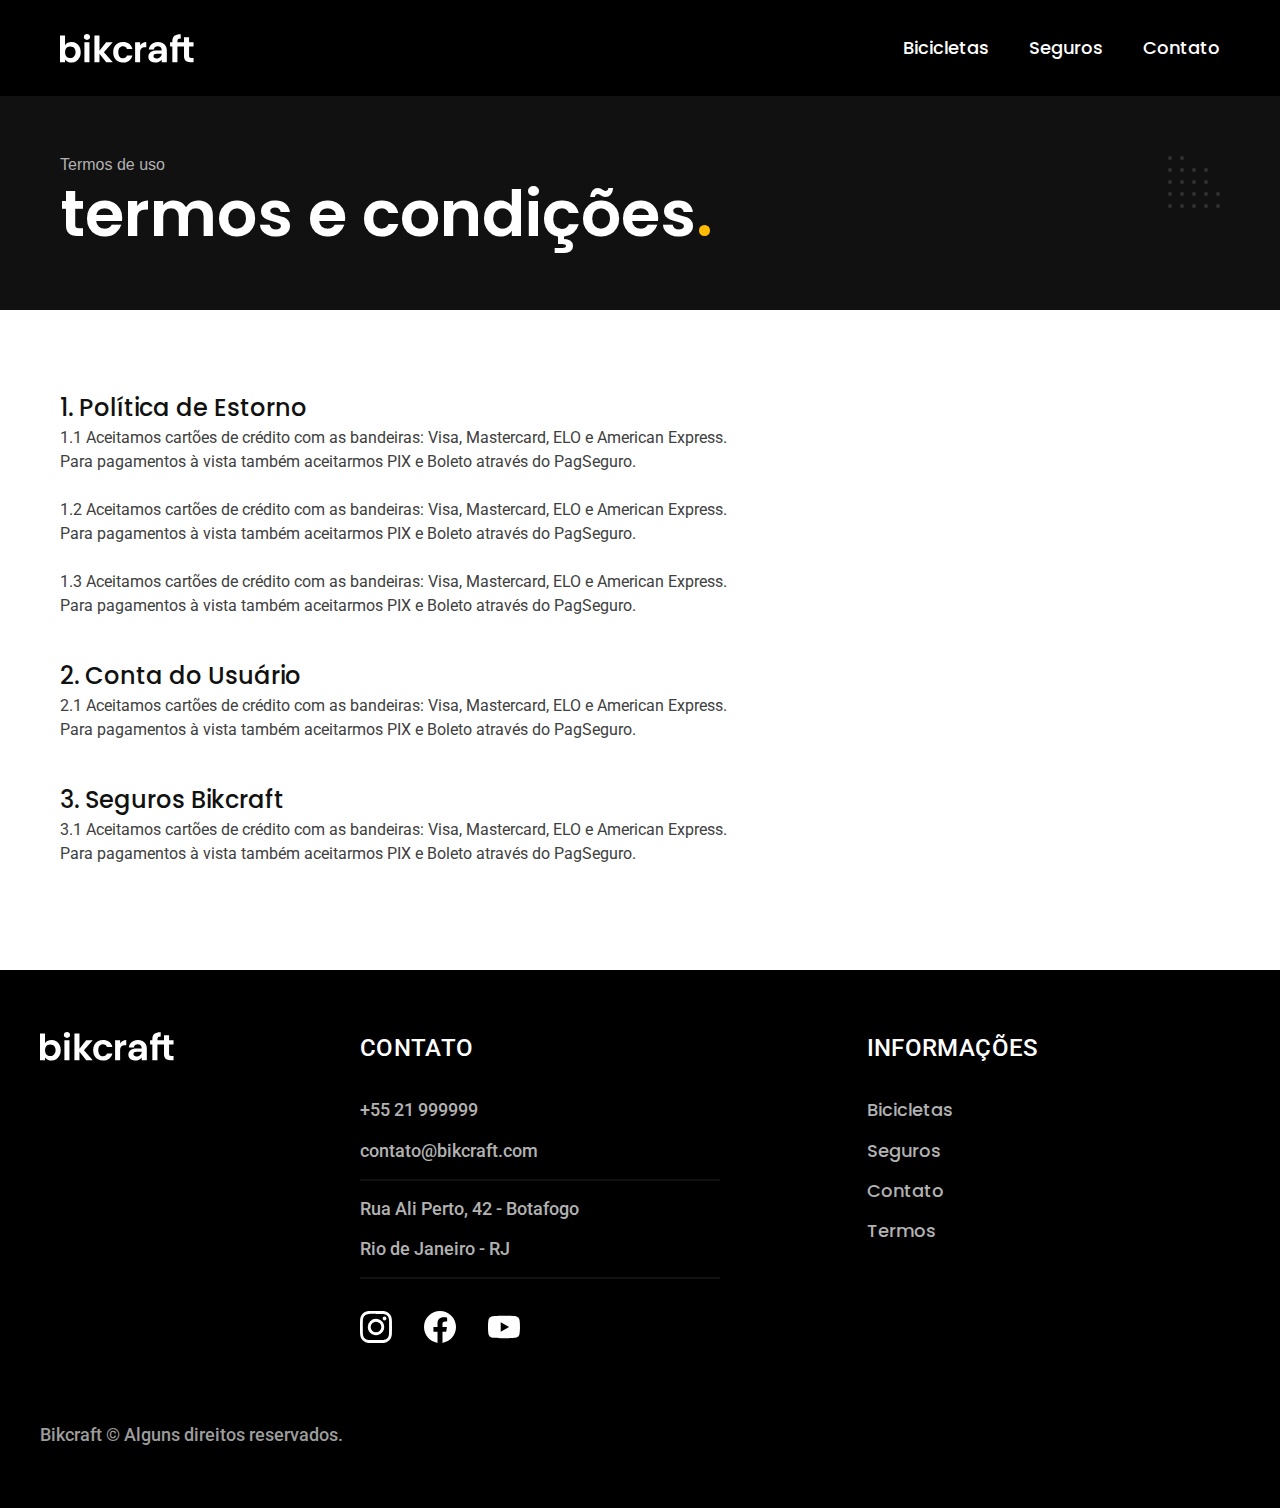
<file: termos.html>
<!DOCTYPE html>
<html lang="pt-br">

<head>
  <meta charset="UTF-8">
  <meta http-equiv="X-UA-Compatible" content="IE=edge">
  <meta name="viewport" content="width=device-width, initial-scale=1.0">
  <meta name="description" content="Termos e condições">

  <title>Termos e Condições| Bikcraft</title>

  <link rel="preconnect" href="https://fonts.googleapis.com">
  <link rel="preconnect" href="https://fonts.gstatic.com" crossorigin>
  <link href="https://fonts.googleapis.com/css2?family=Merriweather:ital,wght@1,900&family=Poppins:wght@400;600&family=Roboto:wght@400;500&display=swap" rel="stylesheet">

  <link rel="shortcut icon" href="./favicon.svg" type="image/x-icon">
  <link rel="preload" href="./css/style.min.css" as="style">
  <link rel="stylesheet" href="./css/style.min.css">
  <script>document.documentElement.classList.add('js')</script>
</head>

<body id="termos">
  <header class="header-bg">
    <div class="header container">
      <a href="./">
        <img src="./img/bikcraft.svg" alt="Bikcraft">
      </a>

      <nav aria-label="primaria">
        <ul class="header-menu font-1-m cor-0">
          <li><a href="./bicicletas.html"> Bicicletas</a></li>
          <li><a href="./seguros.html">Seguros</a></li>
          <li><a href="./contato.html">Contato</a></li>
        </ul>
      </nav>
    </div>
  </header>

  <main>
    <div class="titulo-bg">
      <div class="titulo container">
        <p class="font2-l-b cor-5">Termos de uso</p>
        <h1 class="font-1-xxl cor-0">termos e condições<span class="cor-p1">.</span></h1>
      </div>
    </div>
    <div class="termos container font-2-s cor-10">
      <h2 class="font-1-l cor-11">1. Política de Estorno</h2>
      <p>1.1 Aceitamos cartões de crédito com as bandeiras: Visa, Mastercard, ELO e American Express. Para pagamentos à vista também aceitarmos PIX e Boleto através do PagSeguro.</p>
      <p>1.2 Aceitamos cartões de crédito com as bandeiras: Visa, Mastercard, ELO e American Express. Para pagamentos à vista também aceitarmos PIX e Boleto através do PagSeguro.</p>
      <p>1.3 Aceitamos cartões de crédito com as bandeiras: Visa, Mastercard, ELO e American Express. Para pagamentos à vista também aceitarmos PIX e Boleto através do PagSeguro.</p>

      <h2 class="font-1-l cor-11">2. Conta do Usuário</h2>
      <p>2.1 Aceitamos cartões de crédito com as bandeiras: Visa, Mastercard, ELO e American Express. Para pagamentos à vista também aceitarmos PIX e Boleto através do PagSeguro.</p>

      <h2 class="font-1-l cor-11">3. Seguros Bikcraft</h2>
      <p>3.1 Aceitamos cartões de crédito com as bandeiras: Visa, Mastercard, ELO e American Express. Para pagamentos à vista também aceitarmos PIX e Boleto através do PagSeguro.</p>
    </div>
  </main>

  <footer class="footer-bg">
    <div class="footer container">
      <img src="./img/bikcraft.svg" alt="bikcraft">

      <div class="footer-contato">
        <h3 class="font-2-l-b cor-0">Contato</h3>
        <ul class="font-2-m cor-5">
          <li><a href="tel:+5521999999">+55 21 999999</a></li>
          <li><a href="mailto:contato@bikcraft.com">contato@bikcraft.com</a></li>
          <li>Rua Ali Perto, 42 - Botafogo</li>
          <li>Rio de Janeiro - RJ</li>
        </ul>
        <div class="footer-redes">
          <a href="">
            <img src="./img/redes/instagram.svg" alt="instagram">
          </a>
          <a href="">
            <img src="./img/redes/facebook.svg" alt="facebook">
          </a>
          <a href="">
            <img src="./img/redes/youtube.svg" alt="youtube">
          </a>
        </div>
      </div>

      <div class="footer-informacoes">
        <h3 class="font-2-l-b cor-0">Informações</h3>
        <nav>
          <ul class="font-1-m cor-5">
            <li><a href="./bicicletas.html"> Bicicletas</a></li>
            <li><a href="./seguros.html">Seguros</a></li>
            <li><a href="./contato.html">Contato</a></li>
            <li><a href="./termos.html">Termos</a></li>
          </ul>
        </nav>
      </div>

      <p class="footer-copy font-2-m cor-6">Bikcraft © Alguns direitos reservados.</p>
    </div>
  </footer>
  <script src="./js/script.js"></script>
</body>

</html>
</file>
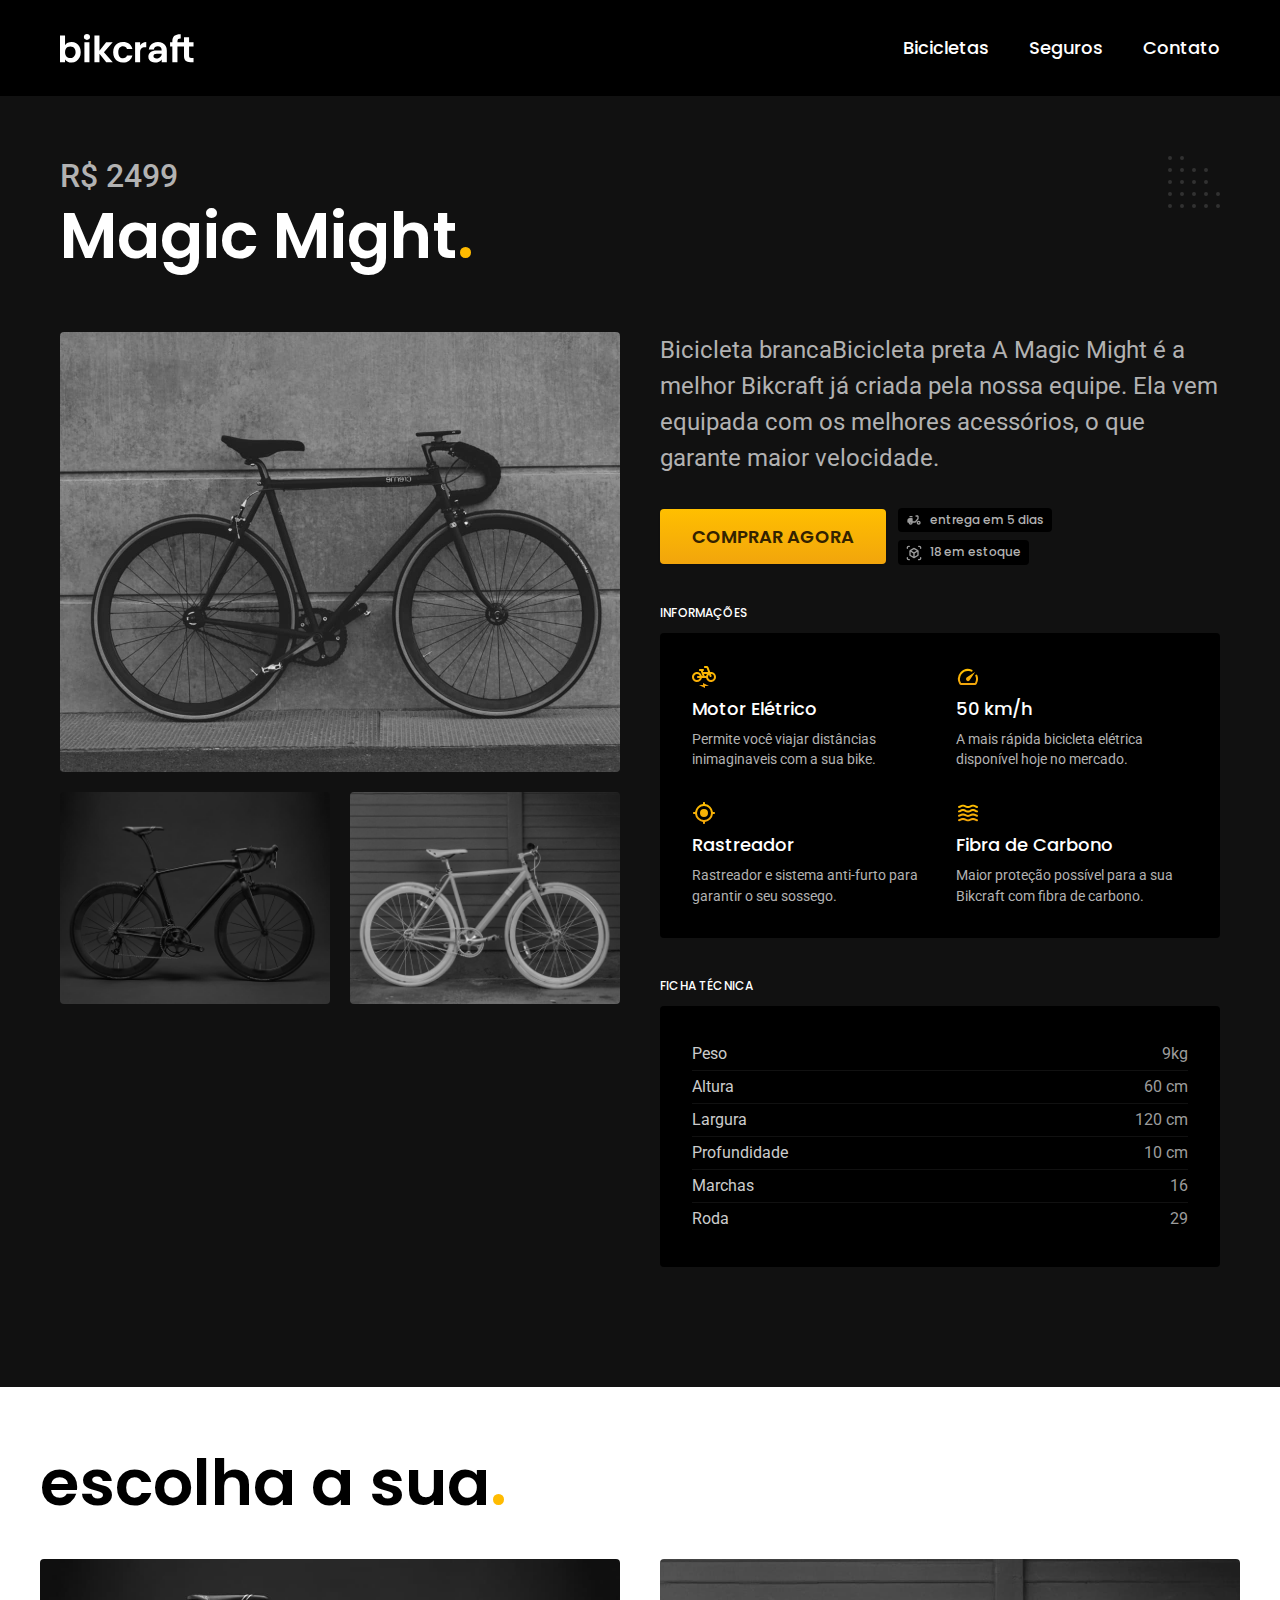
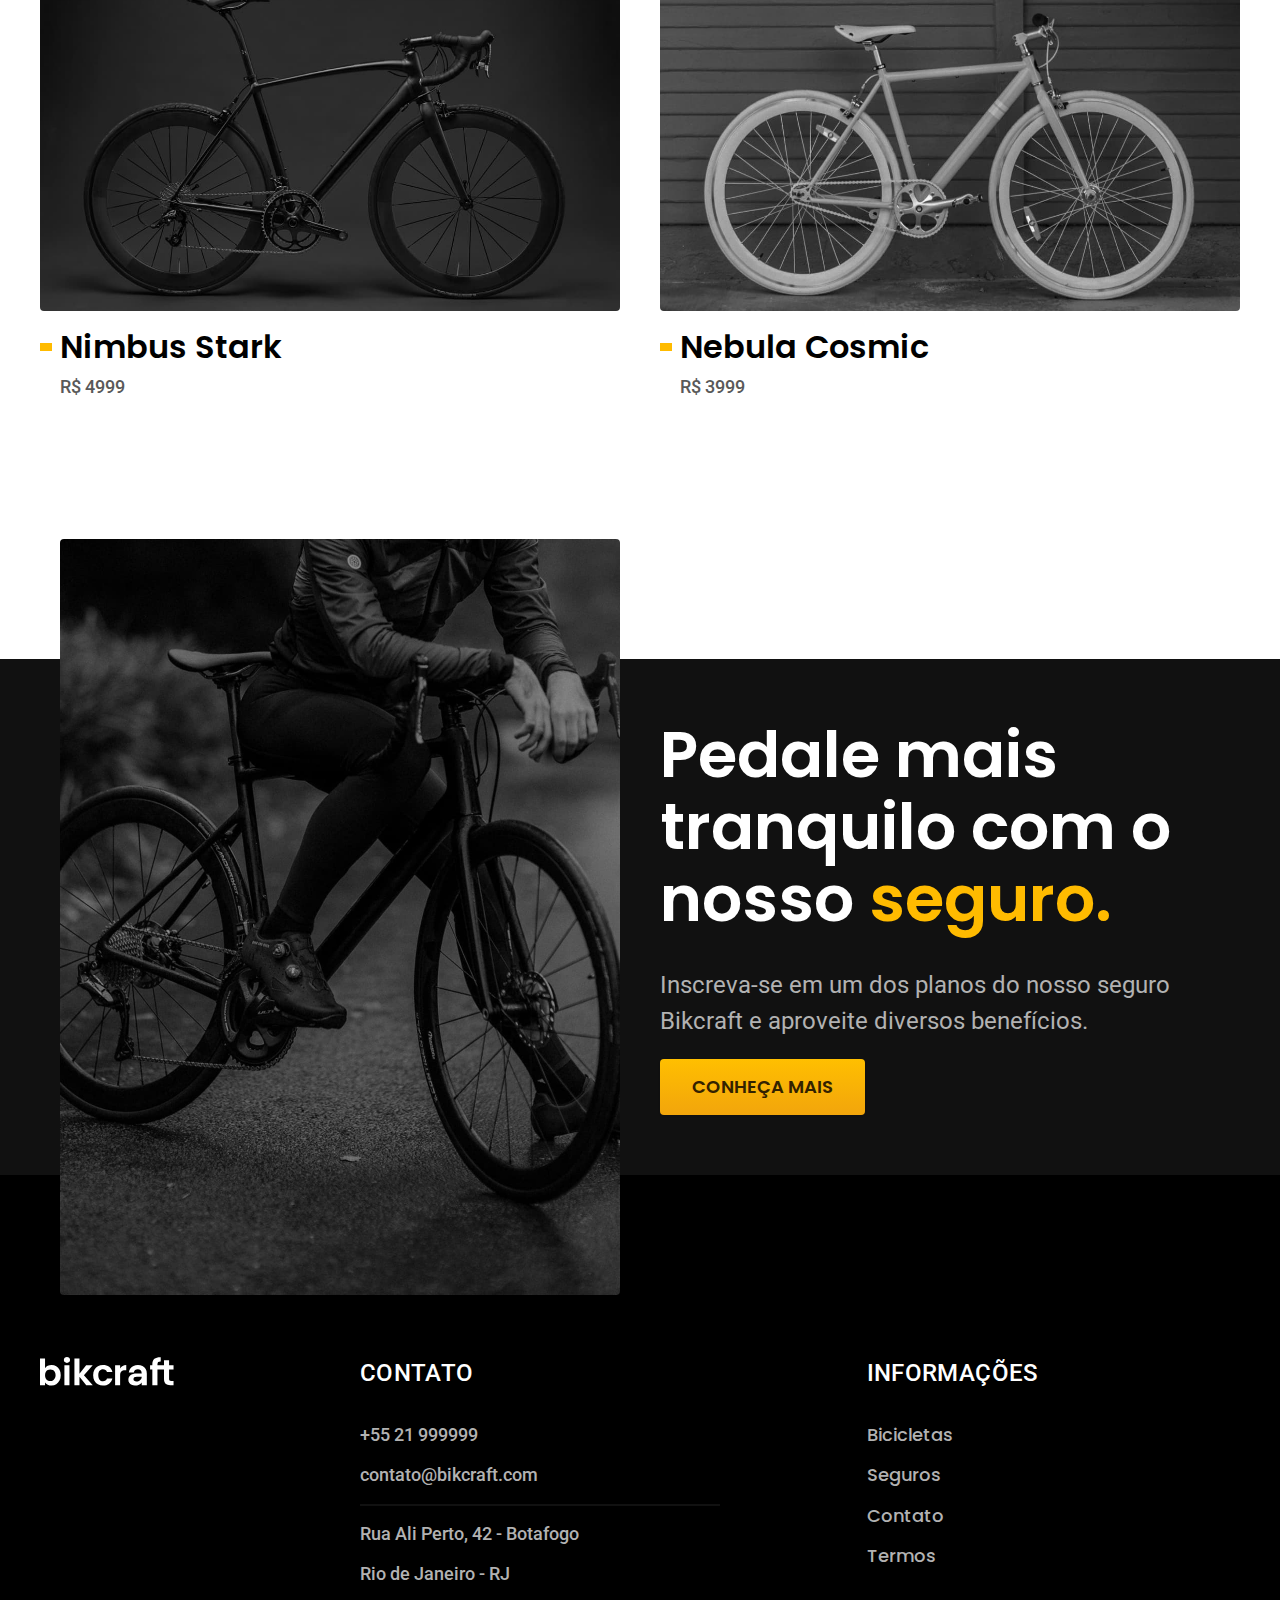
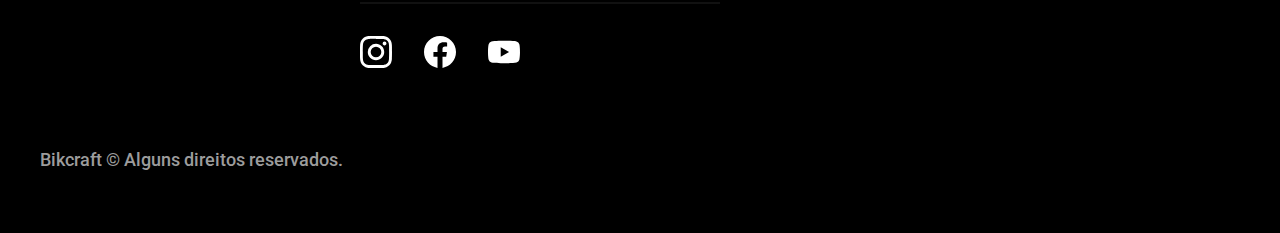
<file: bicicletas/magic.html>
<!DOCTYPE html>
<html lang="pt-br">

<head>
  <meta charset="UTF-8">
  <meta http-equiv="X-UA-Compatible" content="IE=edge">
  <meta name="viewport" content="width=device-width, initial-scale=1.0">
  <meta name="description" content="Termos e condições">

  <title>Magic| Bikcraft</title>

  <link rel="preconnect" href="https://fonts.googleapis.com">
  <link rel="preconnect" href="https://fonts.gstatic.com" crossorigin>
  <link href="https://fonts.googleapis.com/css2?family=Merriweather:ital,wght@1,900&family=Poppins:wght@400;600&family=Roboto:wght@400;500&display=swap" rel="stylesheet">

  <link rel="shortcut icon" href="../favicon.svg" type="image/x-icon">
  <link rel="preload" href="../css/style.min.css" as="style">
  <link rel="stylesheet" href="../css/style.min.css">
  <script>document.documentElement.classList.add('js')</script>
</head>

<body id="bicicleta">
  <header class="header-bg">
    <div class="header container">
      <a href="../">
        <img src="../img/bikcraft.svg" alt="Bikcraft">
      </a>

      <nav aria-label="primaria">
        <ul class="header-menu font-1-m cor-0">
          <li><a href="../bicicletas.html"> Bicicletas</a></li>
          <li><a href="../seguros.html">Seguros</a></li>
          <li><a href="../contato.html">Contato</a></li>
        </ul>
      </nav>
    </div>
  </header>

  <main class="titulo-bg">
    <div>
      <div class="titulo container">
        <p class="font-2-xl cor-5">R$ 2499</p>
        <h1 class="font-1-xxl cor-0">Magic Might<span class="cor-p1">.</span></h1>
      </div>
    </div>

    <div class="bicicleta container">
      <div class="bicicleta-imagens">
        <img src="../img/bicicleta/nimbus2.jpg" alt="">
        <img src="../img/bicicleta/nimbus1.jpg" alt="">
        <img src="../img/bicicleta/nimbus3.jpg" alt="">
      </div>
      <div class="bicicleta-conteudo">
        <p class="font-2-l cor-5">Bicicleta brancaBicicleta preta
          A Magic Might é a melhor Bikcraft já criada pela nossa equipe. Ela vem equipada com os melhores acessórios, o que garante maior velocidade.</p>

        <div class="bicicleta-comprar">
          <a class="botao" href="../orcamento.html?tipo=bikcraft&produto=magic">Comprar Agora</a>
          <span class="font-1-xs cor-5"><img src="../img/icones/entrega.svg" alt=""> entrega em 5 dias</span>
          <span class="font-1-xs cor-5"><img src="../img/icones/estoque.svg" alt=""> 18 em estoque</span>
        </div>


        <h2 class="font-1-xs cor-0">Informações</h2>
        <ul class="bicicleta-informacoes">
          <li>
            <img src="../img/icones/eletrica.svg" alt="">
            <h3 class="font-1-m cor-0">Motor Elétrico</h3>
            <p class="font-2-xs cor-5">Permite você viajar distâncias inimaginaveis com a sua bike.</p>
          </li>

          <li>
            <img src="../img/icones/velocidade.svg" alt="">
            <h3 class="font-1-m cor-0">50 km/h</h3>
            <p class="font-2-xs cor-5">A mais rápida bicicleta elétrica disponível hoje no mercado.</p>
          </li>

          <li>
            <img src="../img/icones/rastreador.svg" alt="">
            <h3 class="font-1-m cor-0">Rastreador</h3>
            <p class="font-2-xs cor-5">Rastreador e sistema anti-furto para garantir o seu sossego.</p>
          </li>

          <li>
            <img src="../img/icones/carbono.svg" alt="">
            <h3 class="font-1-m cor-0">Fibra de Carbono</h3>
            <p class="font-2-xs cor-5">Maior proteção possível para a sua Bikcraft com fibra de carbono.</p>
          </li>
        </ul>
        <h2 class="font-1-xs cor-0">Ficha Técnica</h2>
        <ul class="bicicleta-ficha font-2-s cor-4">
          <li>Peso <span>9kg</span></li>
          <li>Altura<span>60 cm</span></li>
          <li>Largura<span>120 cm</span></li>
          <li>Profundidade<span>10 cm</span></li>
          <li>Marchas <span>16</span></li>
          <li>Roda <span>29</span></li>
        </ul>
      </div>
    </div>
  </main>

  <article class="bicicletas-lista container">
    <h2 class="font-1-xxl">escolha a sua<span class="cor-p1">.</span></h2>
    <ul>
      <li>
        <a href="./nimbus.html">
          <img src="../img/bicicletas/nimbus.jpg" alt="bicicletas preta">
          <h3 class="font-1-xl">Nimbus Stark</h3>
          <span class="font-2-m cor-8">R$ 4999</span>
        </a>
      </li>

      <li>
        <a href="./nebula.html">
          <img src="../img/bicicletas/nebula.jpg" alt="bicicletas preta">
          <h3 class="font-1-xl">Nebula Cosmic</h3>
          <span class="font-2-m cor-8">R$ 3999</span>
        </a>
      </li>
    </ul>
  </article>

  <article class="seguro-bg">
    <div class="seguro container">
      <div class="seguro-imagem">
        <img src="../img/fotos/seguros.jpg" alt="Pessoa parada em cima de uma bicicleta">
      </div>
      <div class="seguro-conteudo">
        <h2 class="font-1-xxl cor-0">Pedale mais tranquilo com o nosso <span class="cor-p1">seguro.</span></h2>
        <p class="font-2-l cor-5">Inscreva-se em um dos planos do nosso seguro Bikcraft e aproveite diversos benefícios.
        </p>
        <a class="botao" href="../seguros.html">Conheça Mais</a>
      </div>
    </div>
  </article>
  <footer class="footer-bg">
    <div class="footer container">
      <img src="../img/bikcraft.svg" alt="bikcraft">

      <div class="footer-contato">
        <h3 class="font-2-l-b cor-0">Contato</h3>
        <ul class="font-2-m cor-5">
          <li><a href="tel:+5521999999">+55 21 999999</a></li>
          <li><a href="mailto:contato@bikcraft.com">contato@bikcraft.com</a></li>
          <li>Rua Ali Perto, 42 - Botafogo</li>
          <li>Rio de Janeiro - RJ</li>
        </ul>
        <div class="footer-redes">
          <a href="">
            <img src="../img/redes/instagram.svg" alt="instagram">
          </a>
          <a href="">
            <img src="../img/redes/facebook.svg" alt="facebook">
          </a>
          <a href="">
            <img src="../img/redes/youtube.svg" alt="youtube">
          </a>
        </div>
      </div>

      <div class="footer-informacoes">
        <h3 class="font-2-l-b cor-0">Informações</h3>
        <nav>
          <ul class="font-1-m cor-5">
            <li><a href="../bicicletas.html"> Bicicletas</a></li>
            <li><a href="../seguros.html">Seguros</a></li>
            <li><a href="../contato.html">Contato</a></li>
            <li><a href="../termos.html">Termos</a></li>
          </ul>
        </nav>
      </div>

      <p class="footer-copy font-2-m cor-6">Bikcraft © Alguns direitos reservados.</p>
    </div>
  </footer>
  <script src="../js/script.js"></script>
</body>

</html>
</file>
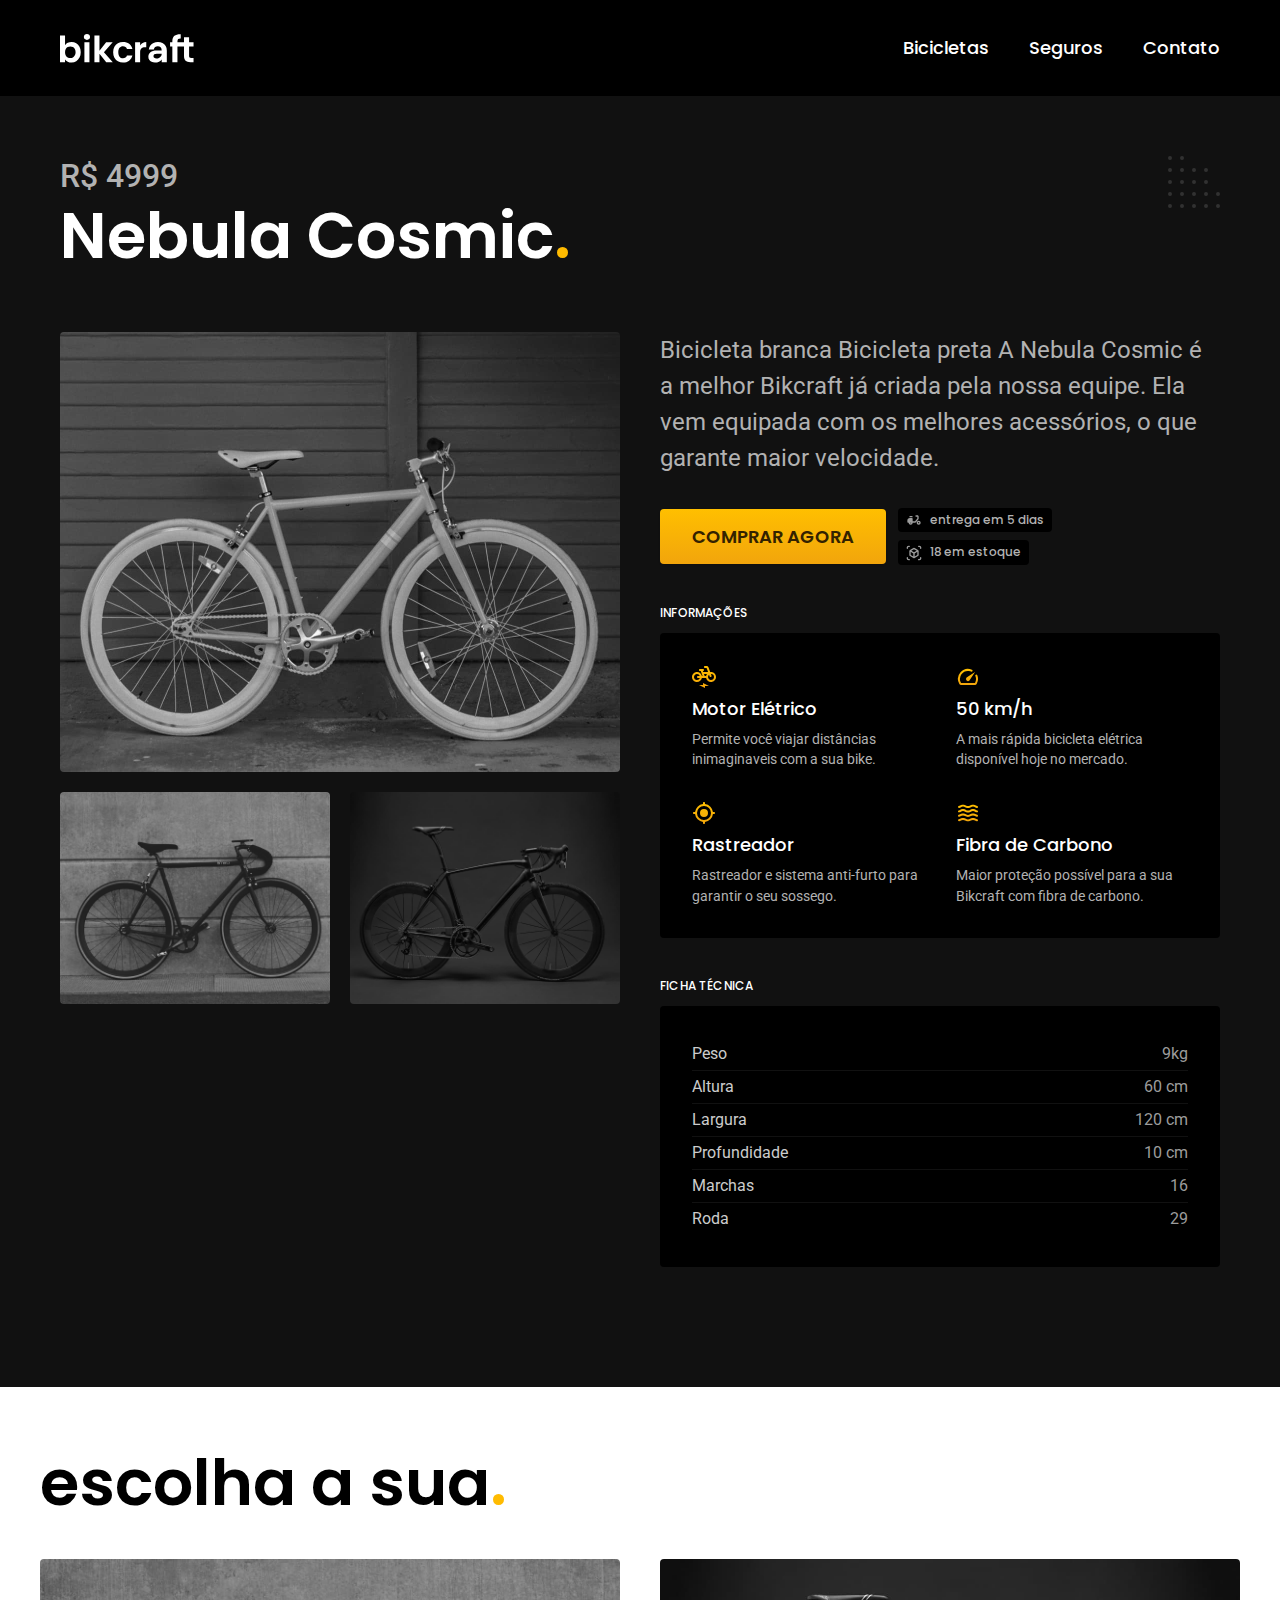
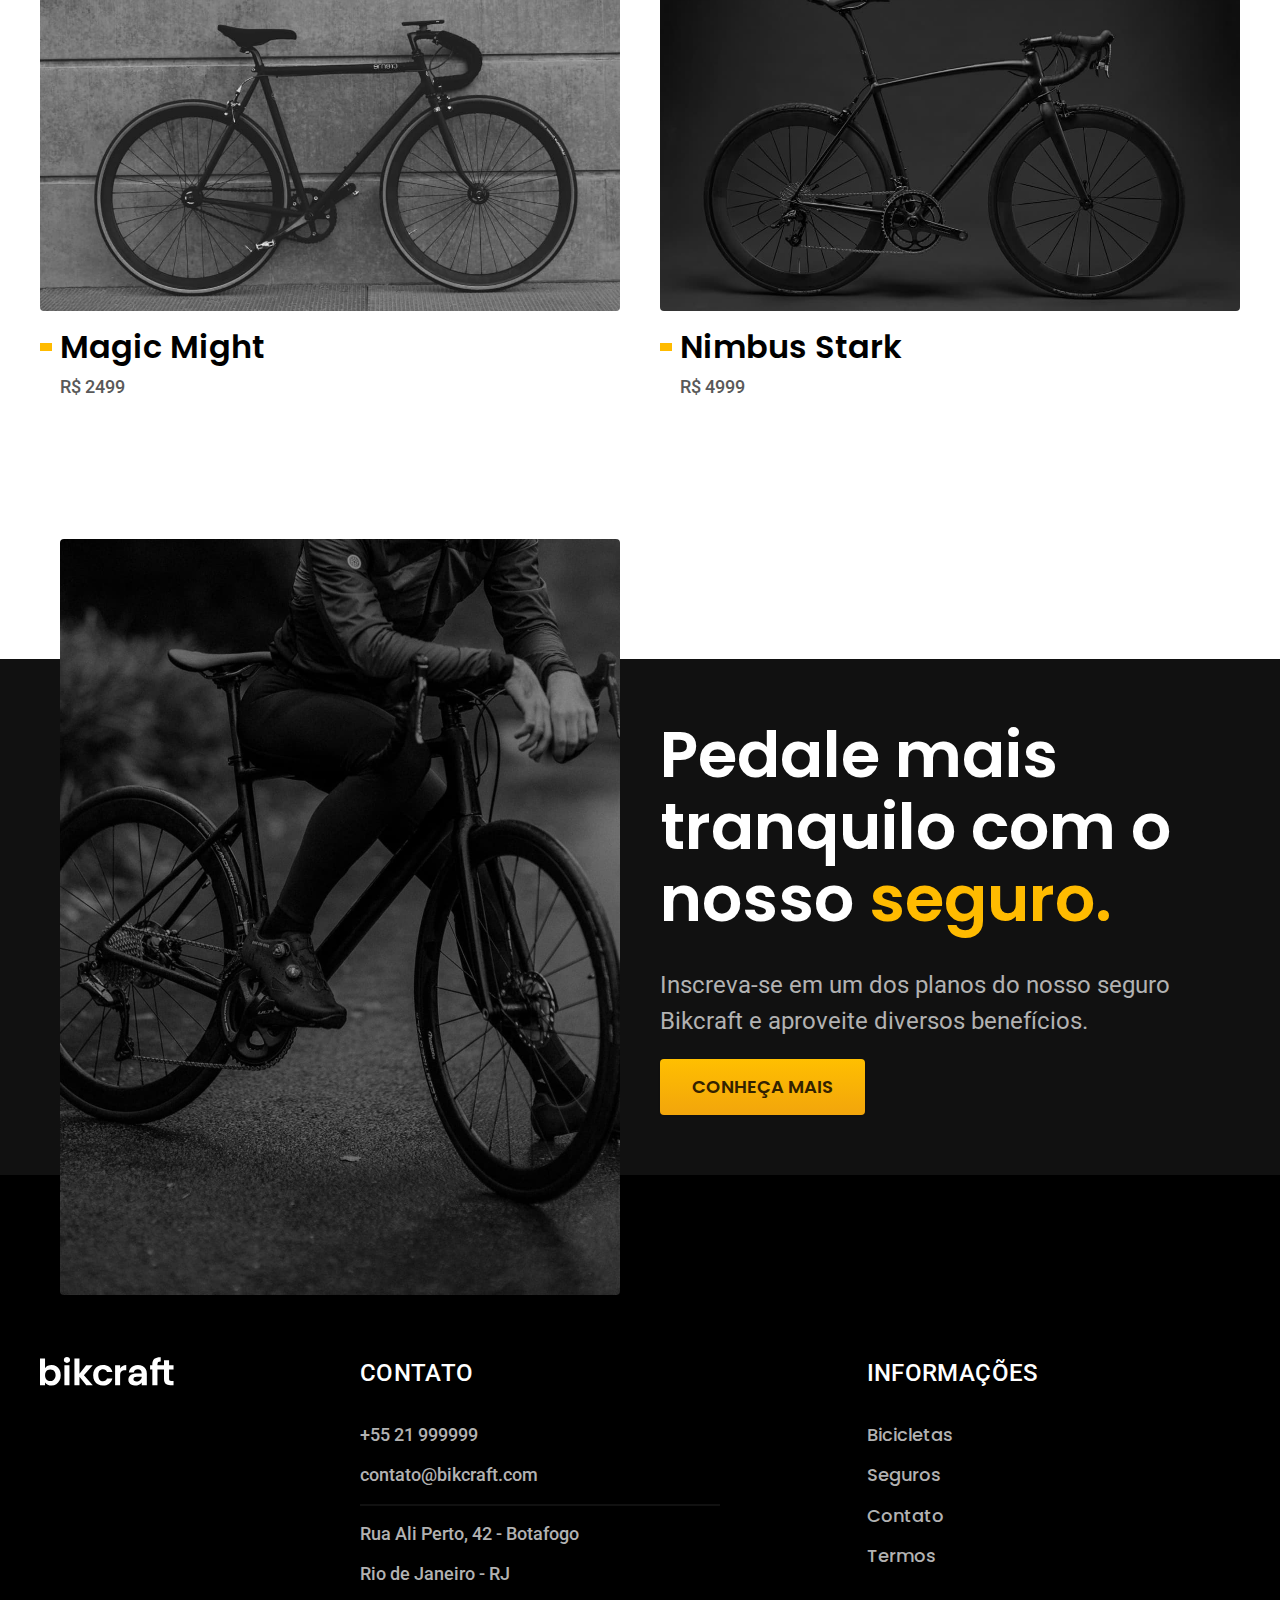
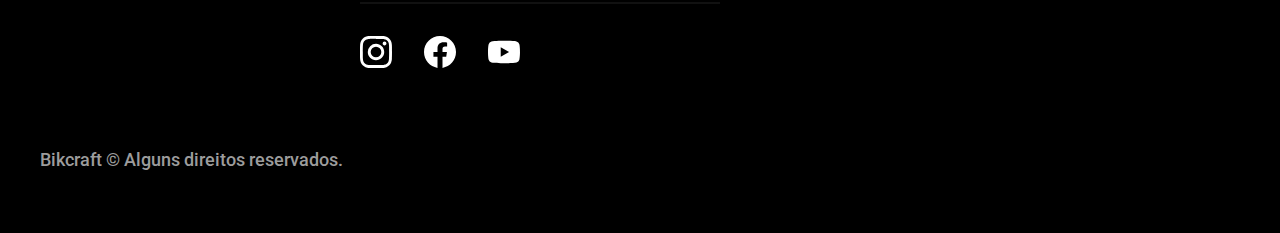
<file: bicicletas/nebula.html>
<!DOCTYPE html>
<html lang="pt-br">

<head>
  <meta charset="UTF-8">
  <meta http-equiv="X-UA-Compatible" content="IE=edge">
  <meta name="viewport" content="width=device-width, initial-scale=1.0">
  <meta name="description" content="Termos e condições">

  <title>Nebula | Bikcraft</title>

  <link rel="preconnect" href="https://fonts.googleapis.com">
  <link rel="preconnect" href="https://fonts.gstatic.com" crossorigin>
  <link href="https://fonts.googleapis.com/css2?family=Merriweather:ital,wght@1,900&family=Poppins:wght@400;600&family=Roboto:wght@400;500&display=swap" rel="stylesheet">

  <link rel="shortcut icon" href="../favicon.svg" type="image/x-icon">
  <link rel="preload" href="../css/style.min.css" as="style">
  <link rel="stylesheet" href="../css/style.min.css">
  <script>document.documentElement.classList.add('js')</script>
</head>

<body id="bicicleta">
  <header class="header-bg">
    <div class="header container">
      <a href="../">
        <img src="../img/bikcraft.svg" alt="Bikcraft">
      </a>

      <nav aria-label="primaria">
        <ul class="header-menu font-1-m cor-0">
          <li><a href="../bicicletas.html"> Bicicletas</a></li>
          <li><a href="../seguros.html">Seguros</a></li>
          <li><a href="../contato.html">Contato</a></li>
        </ul>
      </nav>
    </div>
  </header>

  <main class="titulo-bg">
    <div>
      <div class="titulo container">
        <p class="font-2-xl cor-5">R$ 4999</p>
        <h1 class="font-1-xxl cor-0">Nebula Cosmic<span class="cor-p1">.</span></h1>
      </div>
    </div>

    <div class="bicicleta container">
      <div class="bicicleta-imagens">
        <img src="../img/bicicleta/nimbus3.jpg" alt="">
        <img src="../img/bicicleta/nimbus2.jpg" alt="">
        <img src="../img/bicicleta/nimbus1.jpg" alt="">
      </div>
      <div class="bicicleta-conteudo">
        <p class="font-2-l cor-5">Bicicleta branca Bicicleta preta
          A Nebula Cosmic é a melhor Bikcraft já criada pela nossa equipe. Ela vem equipada com os melhores acessórios, o que garante maior velocidade.</p>

        <div class="bicicleta-comprar">
          <a class="botao" href="../orcamento.html?tipo=bikcraft&produto=nebula">Comprar Agora</a>
          <span class="font-1-xs cor-5"><img src="../img/icones/entrega.svg" alt=""> entrega em 5 dias</span>
          <span class="font-1-xs cor-5"><img src="../img/icones/estoque.svg" alt=""> 18 em estoque</span>
        </div>


        <h2 class="font-1-xs cor-0">Informações</h2>
        <ul class="bicicleta-informacoes">
          <li>
            <img src="../img/icones/eletrica.svg" alt="">
            <h3 class="font-1-m cor-0">Motor Elétrico</h3>
            <p class="font-2-xs cor-5">Permite você viajar distâncias inimaginaveis com a sua bike.</p>
          </li>

          <li>
            <img src="../img/icones/velocidade.svg" alt="">
            <h3 class="font-1-m cor-0">50 km/h</h3>
            <p class="font-2-xs cor-5">A mais rápida bicicleta elétrica disponível hoje no mercado.</p>
          </li>

          <li>
            <img src="../img/icones/rastreador.svg" alt="">
            <h3 class="font-1-m cor-0">Rastreador</h3>
            <p class="font-2-xs cor-5">Rastreador e sistema anti-furto para garantir o seu sossego.</p>
          </li>

          <li>
            <img src="../img/icones/carbono.svg" alt="">
            <h3 class="font-1-m cor-0">Fibra de Carbono</h3>
            <p class="font-2-xs cor-5">Maior proteção possível para a sua Bikcraft com fibra de carbono.</p>
          </li>
        </ul>
        <h2 class="font-1-xs cor-0">Ficha Técnica</h2>
        <ul class="bicicleta-ficha font-2-s cor-4">
          <li>Peso <span>9kg</span></li>
          <li>Altura<span>60 cm</span></li>
          <li>Largura<span>120 cm</span></li>
          <li>Profundidade<span>10 cm</span></li>
          <li>Marchas <span>16</span></li>
          <li>Roda <span>29</span></li>
        </ul>
      </div>
    </div>
  </main>

  <article class="bicicletas-lista container">
    <h2 class="font-1-xxl">escolha a sua<span class="cor-p1">.</span></h2>
    <ul>
      <li>
        <a href="./magic.html">
          <img src="../img/bicicletas/magic.jpg" alt="bicicletas preta">
          <h3 class="font-1-xl">Magic Might</h3>
          <span class="font-2-m cor-8">R$ 2499</span>
        </a>
      </li>

      <li>
        <a href="./nimbus.html">
          <img src="../img/bicicletas/nimbus.jpg" alt="bicicletas preta">
          <h3 class="font-1-xl">Nimbus Stark</h3>
          <span class="font-2-m cor-8">R$ 4999</span>
        </a>
      </li>
    </ul>
  </article>

  <article class="seguro-bg">
    <div class="seguro container">
      <div class="seguro-imagem">
        <img src="../img/fotos/seguros.jpg" alt="Pessoa parada em cima de uma bicicleta">
      </div>
      <div class="seguro-conteudo">
        <h2 class="font-1-xxl cor-0">Pedale mais tranquilo com o nosso <span class="cor-p1">seguro.</span></h2>
        <p class="font-2-l cor-5">Inscreva-se em um dos planos do nosso seguro Bikcraft e aproveite diversos benefícios.
        </p>
        <a class="botao" href="../seguros.html">Conheça Mais</a>
      </div>
    </div>
  </article>
  <footer class="footer-bg">
    <div class="footer container">
      <img src="../img/bikcraft.svg" alt="bikcraft">

      <div class="footer-contato">
        <h3 class="font-2-l-b cor-0">Contato</h3>
        <ul class="font-2-m cor-5">
          <li><a href="tel:+5521999999">+55 21 999999</a></li>
          <li><a href="mailto:contato@bikcraft.com">contato@bikcraft.com</a></li>
          <li>Rua Ali Perto, 42 - Botafogo</li>
          <li>Rio de Janeiro - RJ</li>
        </ul>
        <div class="footer-redes">
          <a href="">
            <img src="../img/redes/instagram.svg" alt="instagram">
          </a>
          <a href="">
            <img src="../img/redes/facebook.svg" alt="facebook">
          </a>
          <a href="">
            <img src="../img/redes/youtube.svg" alt="youtube">
          </a>
        </div>
      </div>

      <div class="footer-informacoes">
        <h3 class="font-2-l-b cor-0">Informações</h3>
        <nav>
          <ul class="font-1-m cor-5">
            <li><a href="../bicicletas.html"> Bicicletas</a></li>
            <li><a href="../seguros.html">Seguros</a></li>
            <li><a href="../contato.html">Contato</a></li>
            <li><a href="../termos.html">Termos</a></li>
          </ul>
        </nav>
      </div>

      <p class="footer-copy font-2-m cor-6">Bikcraft © Alguns direitos reservados.</p>
    </div>
  </footer>
  <script src="../js/script.js"></script>
</body>

</html>
</file>
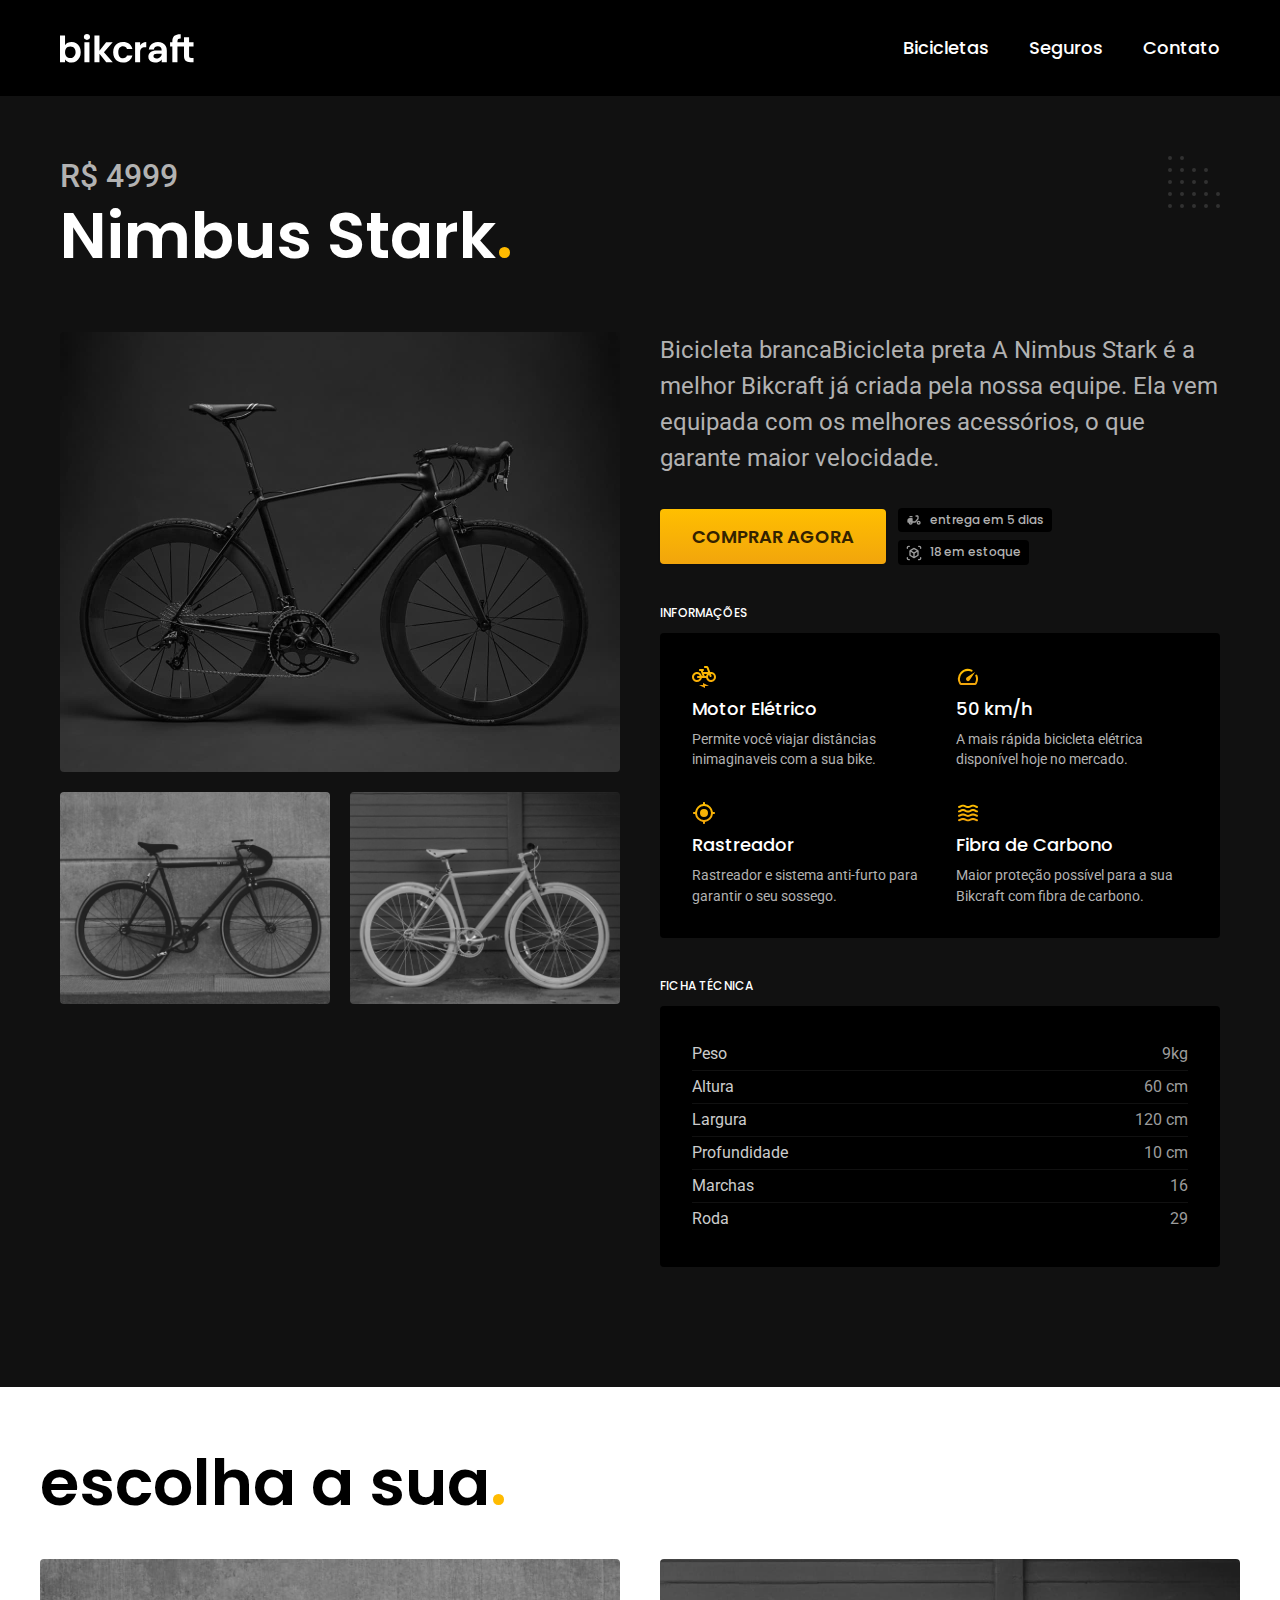
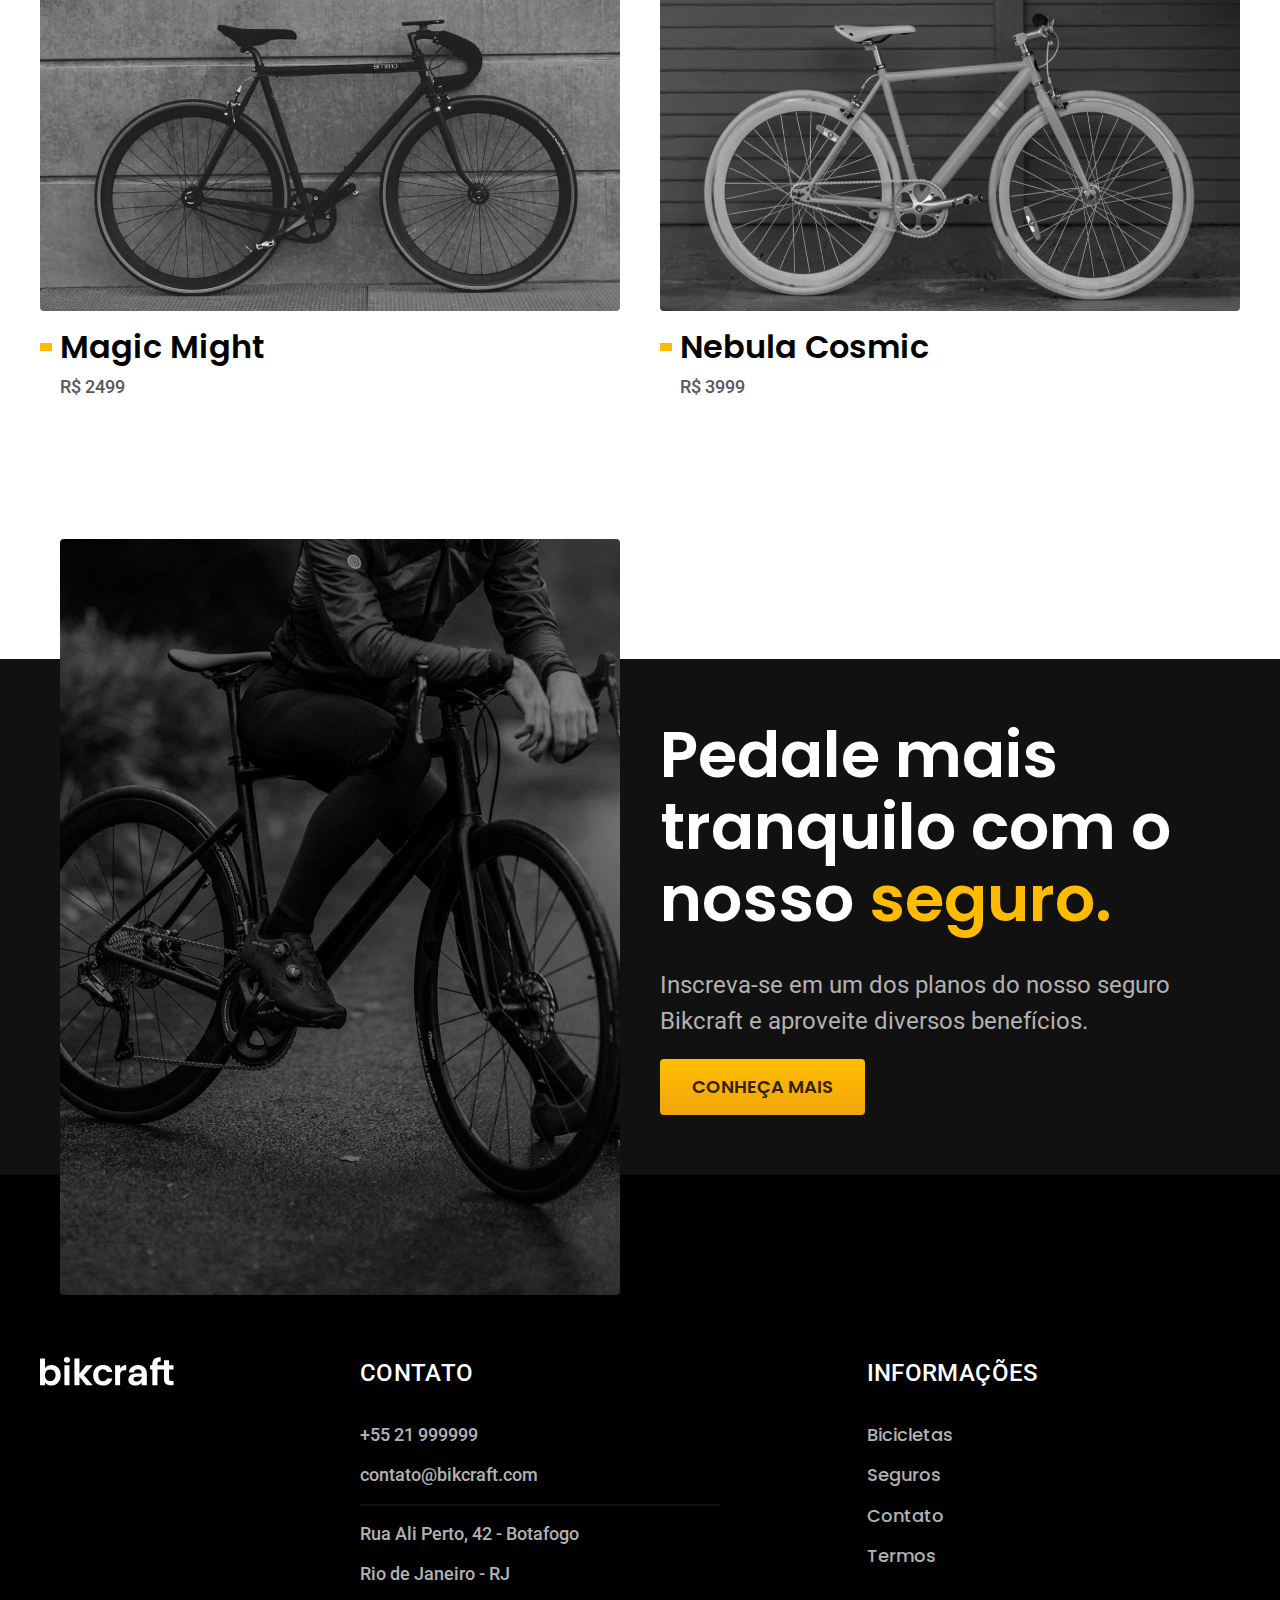
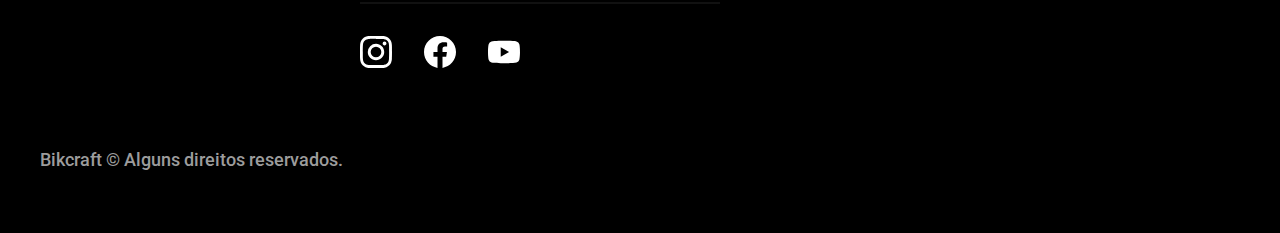
<file: bicicletas/nimbus.html>
<!DOCTYPE html>
<html lang="pt-br">

<head>
  <meta charset="UTF-8">
  <meta http-equiv="X-UA-Compatible" content="IE=edge">
  <meta name="viewport" content="width=device-width, initial-scale=1.0">
  <meta name="description" content="Termos e condições">

  <title>Nimbus| Bikcraft</title>

  <link rel="preconnect" href="https://fonts.googleapis.com">
  <link rel="preconnect" href="https://fonts.gstatic.com" crossorigin>
  <link href="https://fonts.googleapis.com/css2?family=Merriweather:ital,wght@1,900&family=Poppins:wght@400;600&family=Roboto:wght@400;500&display=swap" rel="stylesheet">

  <link rel="shortcut icon" href="../favicon.svg" type="image/x-icon">
  <link rel="preload" href="../css/style.min.css" as="style">
  <link rel="stylesheet" href="../css/style.min.css">
  <script>document.documentElement.classList.add('js')</script>
</head>

<body id="bicicleta">
  <header class="header-bg">
    <div class="header container">
      <a href="../">
        <img src="../img/bikcraft.svg" alt="Bikcraft">
      </a>

      <nav aria-label="primaria">
        <ul class="header-menu font-1-m cor-0">
          <li><a href="../bicicletas.html"> Bicicletas</a></li>
          <li><a href="../seguros.html">Seguros</a></li>
          <li><a href="../contato.html">Contato</a></li>
        </ul>
      </nav>
    </div>
  </header>

  <main class="titulo-bg">
    <div>
      <div class="titulo container">
        <p class="font-2-xl cor-5">R$ 4999</p>
        <h1 class="font-1-xxl cor-0">Nimbus Stark<span class="cor-p1">.</span></h1>
      </div>
    </div>

    <div class="bicicleta container">
      <div class="bicicleta-imagens">
        <img src="../img/bicicleta/nimbus1.jpg" alt="">
        <img src="../img/bicicleta/nimbus2.jpg" alt="">
        <img src="../img/bicicleta/nimbus3.jpg" alt="">
      </div>
      <div class="bicicleta-conteudo">
        <p class="font-2-l cor-5">Bicicleta brancaBicicleta preta
          A Nimbus Stark é a melhor Bikcraft já criada pela nossa equipe. Ela vem equipada com os melhores acessórios, o que garante maior velocidade.</p>

        <div class="bicicleta-comprar">
          <a class="botao" href="../orcamento.html?tipo=bikcraft&produto=nimbus">Comprar Agora</a>
          <span class="font-1-xs cor-5"><img src="../img/icones/entrega.svg" alt=""> entrega em 5 dias</span>
          <span class="font-1-xs cor-5"><img src="../img/icones/estoque.svg" alt=""> 18 em estoque</span>
        </div>


        <h2 class="font-1-xs cor-0">Informações</h2>
        <ul class="bicicleta-informacoes">
          <li>
            <img src="../img/icones/eletrica.svg" alt="">
            <h3 class="font-1-m cor-0">Motor Elétrico</h3>
            <p class="font-2-xs cor-5">Permite você viajar distâncias inimaginaveis com a sua bike.</p>
          </li>

          <li>
            <img src="../img/icones/velocidade.svg" alt="">
            <h3 class="font-1-m cor-0">50 km/h</h3>
            <p class="font-2-xs cor-5">A mais rápida bicicleta elétrica disponível hoje no mercado.</p>
          </li>

          <li>
            <img src="../img/icones/rastreador.svg" alt="">
            <h3 class="font-1-m cor-0">Rastreador</h3>
            <p class="font-2-xs cor-5">Rastreador e sistema anti-furto para garantir o seu sossego.</p>
          </li>

          <li>
            <img src="../img/icones/carbono.svg" alt="">
            <h3 class="font-1-m cor-0">Fibra de Carbono</h3>
            <p class="font-2-xs cor-5">Maior proteção possível para a sua Bikcraft com fibra de carbono.</p>
          </li>
        </ul>
        <h2 class="font-1-xs cor-0">Ficha Técnica</h2>
        <ul class="bicicleta-ficha font-2-s cor-4">
          <li>Peso <span>9kg</span></li>
          <li>Altura<span>60 cm</span></li>
          <li>Largura<span>120 cm</span></li>
          <li>Profundidade<span>10 cm</span></li>
          <li>Marchas <span>16</span></li>
          <li>Roda <span>29</span></li>
        </ul>
      </div>
    </div>
  </main>

  <article class="bicicletas-lista container">
    <h2 class="font-1-xxl">escolha a sua<span class="cor-p1">.</span></h2>
    <ul>
      <li>
        <a href="./magic.html">
          <img src="../img/bicicletas/magic.jpg" alt="bicicletas preta">
          <h3 class="font-1-xl">Magic Might</h3>
          <span class="font-2-m cor-8">R$ 2499</span>
        </a>
      </li>

      <li>
        <a href="./nebula.html">
          <img src="../img/bicicletas/nebula.jpg" alt="bicicletas preta">
          <h3 class="font-1-xl">Nebula Cosmic</h3>
          <span class="font-2-m cor-8">R$ 3999</span>
        </a>
      </li>
    </ul>
  </article>

  <article class="seguro-bg">
    <div class="seguro container">
      <div class="seguro-imagem">
        <img src="../img/fotos/seguros.jpg" alt="Pessoa parada em cima de uma bicicleta">
      </div>
      <div class="seguro-conteudo">
        <h2 class="font-1-xxl cor-0">Pedale mais tranquilo com o nosso <span class="cor-p1">seguro.</span></h2>
        <p class="font-2-l cor-5">Inscreva-se em um dos planos do nosso seguro Bikcraft e aproveite diversos benefícios.
        </p>
        <a class="botao" href="../seguros.html">Conheça Mais</a>
      </div>
    </div>
  </article>
  <footer class="footer-bg">
    <div class="footer container">
      <img src="../img/bikcraft.svg" alt="bikcraft">

      <div class="footer-contato">
        <h3 class="font-2-l-b cor-0">Contato</h3>
        <ul class="font-2-m cor-5">
          <li><a href="tel:+5521999999">+55 21 999999</a></li>
          <li><a href="mailto:contato@bikcraft.com">contato@bikcraft.com</a></li>
          <li>Rua Ali Perto, 42 - Botafogo</li>
          <li>Rio de Janeiro - RJ</li>
        </ul>
        <div class="footer-redes">
          <a href="">
            <img src="../img/redes/instagram.svg" alt="instagram">
          </a>
          <a href="">
            <img src="../img/redes/facebook.svg" alt="facebook">
          </a>
          <a href="">
            <img src="../img/redes/youtube.svg" alt="youtube">
          </a>
        </div>
      </div>

      <div class="footer-informacoes">
        <h3 class="font-2-l-b cor-0">Informações</h3>
        <nav>
          <ul class="font-1-m cor-5">
            <li><a href="../bicicletas.html"> Bicicletas</a></li>
            <li><a href="../seguros.html">Seguros</a></li>
            <li><a href="../contato.html">Contato</a></li>
            <li><a href="../termos.html">Termos</a></li>
          </ul>
        </nav>
      </div>

      <p class="footer-copy font-2-m cor-6">Bikcraft © Alguns direitos reservados.</p>
    </div>
  </footer>
  <script src="../js/script.js"></script>
</body>

</html>
</file>
<file: css/style.min.css>
*{margin:0;padding:0}body{font-family:Arial,Helvetica,sans-serif}ul{list-style:none}a{text-decoration:none;color:inherit}img{max-width:100%;height:auto;display:block}img[src$=".jpg"]{border-radius:4px}.font-1-xs{font:500 0.75rem/1.35 Poppins,sans-serif}.font-2-xs{font:400 0.875rem/1.43 Roboto,sans-serif}.font-1-s{font:500 1rem/1.5 Poppins,sans-serif}.font-2-s{font:400 1rem/1.5 Roboto,sans-serif}.font-1-m,.font-1-m-b{font:500 1.125rem/1.35 Poppins,sans-serif}.font-1-m-b{font-weight:600}.font-2-m{font:500 1.125rem/1.35 Roboto,sans-serif}.font-1-l{font:500 1.5rem/1.5 Poppins,sans-serif}.font-2-l,.font-2-l-b{font:400 1.5rem/1.5 Roboto,sans-serif}.font-2-l-b{font-weight:500;letter-spacing:.015em;text-transform:uppercase}.font-1-xl{font:600 2rem/1.25 Poppins,sans-serif}.font-2-xl{font:500 2rem/1.25 Roboto,sans-serif}.font-1-xxl{font:600 4rem/1.125 Poppins,sans-serif}@media (max-width:1200px){.font-1-xxl{font-size:3rem}.font-2-l{font-size:1.125rem}.font-2-l-b{font-size:1.125rem}}@media (max-width:800px){.font-1-xxl{font-size:2rem}.font-1-xl,.font-2-xl{font-size:1.5rem}}:root{--cor-0:#ffffff;--cor-1:#f7f7f7;--cor-2:#ededed;--cor-3:#dedede;--cor-4:#cccccc;--cor-5:#b2b2b2;--cor-6:#9c9c9c;--cor-7:#717171;--cor-8:#595959;--cor-9:#404040;--cor-10:#2e2e2e;--cor-11:#111111;--cor-12:#000000;--cor-p1:#ffbb00;--cor-p2:#e4a30b;--cor-p3:#a66f00;--cor-p4:#664400;--cor-p5:#332200}.cor-0{color:var(--cor-0)}.cor-1{color:var(--cor-1)}.cor-2{color:var(--cor-2)}.cor-3{color:var(--cor-3)}.cor-4{color:var(--cor-4)}.cor-5{color:var(--cor-5)}.cor-6{color:var(--cor-6)}.cor-7{color:var(--cor-7)}.cor-8{color:var(--cor-8)}.cor-9{color:var(--cor-9)}.cor-10{color:var(--cor-9)}.cor-11{color:var(--cor-11)}.cor-12{background-color:var(--cor-12)}.cor-p1{color:var(--cor-p1)}.cor-p2{color:var(--cor-p2)}.cor-p3{color:var(--cor-p3)}.cor-p4{color:var(--cor-p4)}.cor-p5{color:var(--cor-p5)}.js .fadeInDown{transform:translate3d(0,-20px,0)}.js .fadeInUp{transform:translate3d(0,20px,0)}.js .fadeInRight{transform:translate3d(20px,0,0)}.js .fadeInLeft{transform:translate3d(-20px,0,0)}.js [data-anime]{opacity:0}.js .anime{opacity:1;transform:none;transition:transform .8s,opacity .8s}.container{max-width:1200px;box-sizing:border-box;margin:0 auto;padding:0 20px}.botao{display:inline-block;padding:16px 32px;background:linear-gradient(#ffbf00,#f2a50c);border-radius:4px;box-shadow:0 1px 2px rgba(0,0,0,.1);text-transform:uppercase;color:var(--cor-p5);font:600 1.125rem/1.33 Poppins,sans-serif;max-width:max-content;border:none;cursor:pointer}.botao:hover{background:linear-gradient(#ffb60d,#e59317)}.botao.secundario{background:var(--cor-10);color:var(--cor-2)}.botao.secundario:hover{background:var(--cor-9)}.botao.seta{display:flex;align-items:center}.botao.seta::after{content:"";display:inline-block;width:18px;height:10px;margin-left:12px;background:url('../img/icones/seta.svg');transition:transform .3s}.botao.seta:hover::after{transform:translateX(4px)}.link{display:inline-block;color:var(--cor-p1);font:500 1.5rem/1.5 Poppins,sans-serif;text-transform:uppercase}.link::after{content:"";display:block;width:100%;height:4px;background:currentColor}.link:hover{color:var(--cor-0);transition:.3s ease}@media (max-width:600px){.botao{padding:12px 16px;font-size:16px}}.titulo-bg{padding-top:60px;padding-bottom:60px;background:var(--cor-11)}.titulo{background:url("../img/dec/top-right.svg") no-repeat top right 20px}.titulo p{margin-bottom:4px}@media(max-width:800px){.titulo-bg{padding-top:40px;padding-bottom:40px}.titulo p{font-size:1rem;text-transform:lowercase;font-weight:400}}.form{display:grid;grid-template-columns:1fr 1fr;gap:20px}.form label{display:block;font:600 1rem/1.5 Poppins,sans-serif}.form input[type=email],.form input[type=text],.form textarea{font:400 1rem/1.5 Roboto,sans-serif;background:var(--cor-1);border:1px solid var(--cor-2);padding:12px;border-radius:4px;width:100%;box-sizing:border-box}.form input[type=email]:focus,.form input[type=text]:focus,.form textarea:focus{outline:0;border-color:var(--cor-p1);background:var(--cor-0);box-shadow:0 0 0 2px #fea}.form .col-2{grid-column:span 2}@media(max-width:600px){.form{grid-template-columns:1fr}.form .col-2{grid-column:1}}.header-bg{background:var(--cor-12)}.header{display:flex;flex-wrap:wrap;gap:20px;justify-content:space-between;align-items:center;padding:20px}.header-menu{display:flex;flex-wrap:wrap;gap:40px}.header-menu a{display:inline-block;padding:16px 0;position:relative}.header-menu a::after{content:"";display:block;height:2px;width:0;background:var(--cor-0);margin-top:4px;transition:.3s;position:absolute}.header-menu a.ativo::after,.header-menu a:hover::after{width:100%}@media(max-width:800px){.header-menu{gap:20px}.header-menu a{background:var(--cor-11);padding:12px 16px;border-radius:4px}.header-menu a:hover{background:var(--cor-10)}.header-menu a::after{display:none}}@media(max-width:600px){.header-menu{gap:12px}.header-menu a{padding:8px 12px}}.footer-bg{background-color:var(--cor-12)}.footer{display:grid;grid-template-columns:3fr 5fr 4fr;gap:40px;padding:60px 0}.footer h3{margin-bottom:32px}.footer-contato ul{margin-bottom:32px}.footer-contato li:nth-child(2n):after{content:"";display:block;max-width:360px;height:2px;background:var(--cor-11);margin-top:16px}.footer li{margin-bottom:16px}.footer-redes{display:flex;gap:32px}.footer a:hover{color:var(--cor-0)}.footer-copy{grid-column:1/-1;margin-top:40px}@media (max-width:800px){.footer>img{display:none}.footer{grid-template-columns:1fr 1fr;padding:30px}}@media (max-width:600px){.footer{grid-template-columns:1fr;gap:60px;padding:20px}.footer-copy{margin-top:0}}.introducao-bg{background:var(--cor-12) url("../img/dec/bottom-left.svg") no-repeat bottom 160px left 20px;box-shadow:inset 0 -120px #fff}.introducao{display:grid;grid-template-columns:1fr 1fr;gap:0 40px}.introducao img{width:100%;height:100%;object-fit:cover;border-radius:4px}.introducao-conteudo{align-self:end;padding-bottom:200px}.introducao h1{margin-bottom:32px}.introducao p{margin-bottom:20px}@media (max-width:800px){.introducao-bg{background:var(--cor-11);padding-top:40px;box-shadow:inset 0 -60px #fff}.introducao{grid-template-columns:1fr;gap:32px}.introducao-conteudo{padding-bottom:0}.introducao h1{margin-bottom:16px}.introducao img{height:300px;width:100%}}.tecnologia-bg{background:var(--cor-11);box-shadow:inset 0 80px var(--cor-0),inset 0 -80px var(--cor-0)}.tecnologia{display:grid;grid-template-columns:1fr 1fr;gap:40px}.tecnologia-imagem img{width:100%;height:100%;object-fit:cover;object-position:left}.tecnologia-conteudo{padding-top:160px;padding-bottom:160px}.tecnologia-conteudo>span{display:block;margin-bottom:20px}.tecnologia-conteudo h2{margin-bottom:32px}.tecnologia-conteudo>p{margin-bottom:20px}.tecnologia a{margin-bottom:80px}.tecnologia-vantagens{display:flex;gap:40px}.tecnologia-vantagens h3{margin-bottom:8px;width:max-content}.tecnologia-vantagens img{width:24px;margin-bottom:8px}@media (max-width:800px){.tecnologia-bg{box-shadow:initial}.tecnologia{grid-template-columns:1fr}.tecnologia-conteudo{padding-top:60px;padding-bottom:80px}.tecnologia-imagem{display:none}.tecnologia a{margin-bottom:60px}}@media (max-width:600px){.tecnologia-vantagens{flex-direction:column}}.parceiros{padding-top:60px;padding-bottom:120px}.parceiros h2{margin-bottom:60px}.parceiros ul{padding:0 20px;max-width:1400px;margin:0 auto;display:grid;grid-template-columns:repeat(4,1fr)}.parceiros li{padding:32px;display:flex;border-left:2px solid var(--cor-2)}.parceiros img{margin:auto}.parceiros li:first-child,.parceiros li:nth-child(5){border-left:none}.parceiros li:nth-child(n+5){border-top:2px solid var(--cor-2)}@media(max-width:800px){.parceiros{padding-bottom:60px}.parceiros li{padding:20px}.parceiros h2{margin-bottom:20px}.parceiros ul{grid-template-columns:repeat(2,1fr)}.parceiros li:nth-child(odd){border-left:none}.parceiros li:nth-child(n+3){border-top:2px solid var(--cor-2)}}.depoimento{display:grid;grid-template-columns:1fr 1fr;background:var(--cor-p1);overflow:hidden}.depoimento img{border-radius:0;width:100%;height:100%;object-fit:cover}.depoimento-conteudo{align-self:end;padding:40px 40px 80px 80px;background:url("../img/dec/bottom-right.svg") no-repeat bottom 40px right 40px}.depoimento-conteudo p{max-width:32ch;font-family:Merriweather,serif;font-weight:900;font-style:italic;margin-bottom:32px;position:relative}.depoimento-conteudo p::after,.depoimento-conteudo p::before{font-size:5rem;color:var(--cor-p2);position:absolute}.depoimento-conteudo p::before{content:"“";left:-50px;top:-20px}.depoimento-conteudo p::after{content:"”"}@media(min-width:1200px){.depoimento img{max-height:520px}}@media(max-width:800px){.depoimento{grid-template-columns:1fr;text-align:center}.depoimento-conteudo{padding:40px 20px;justify-self:center}.depoimento img{max-height:200px}}.bicicletas-lista{padding:60px 0 120px 0}.bicicletas-lista h2{margin-bottom:40px}.bicicletas-lista a{display:block}.bicicletas-lista img{margin-bottom:16px}.bicicletas-lista h3{margin-bottom:8px;display:flex;align-items:center}.bicicletas-lista h3::before{content:"";background:var(--cor-p1);height:8px;width:12px;margin-right:8px;display:inline-block;transition:width .2s}.bicicletas-lista a:hover h3::before{width:24px}.bicicletas-lista li span{padding-left:20px}.bicicletas-lista ul{display:flex;gap:40px;padding:0 20px 20px 20px;max-width:1400px;margin:0 auto;overflow-x:auto}#bicicleta .bicicletas-lista ul{padding:0 0 20px 0}.bicicletas-lista li{min-width:280px}@media(max-width:800px){.bicicletas-lista{padding-bottom:60px}.bicicletas-lista ul{gap:20px}}.bicicletas-bg{background:linear-gradient(to right,var(--cor-0) 25%,var(--cor-11) 25%)}.bicicletas{display:grid;grid-template-columns:1fr 1fr;gap:40px;padding-top:60px;padding-bottom:60px;background:url("../img/dec/top-right.svg") no-repeat top 40px right 20px}.bicicletas-img{display:grid}.bicicletas-img img{grid-area:1/1}.bicicletas-img span{place-self:start end;grid-area:1/1;margin-top:20px;border-radius:4px 0 0 4px;background:var(--cor-12);display:inline-block;padding:8px 18px 8px 8px}.bicicletas-conteudo{display:grid;grid-template-columns:1fr auto;align-content:start}.bicicletas h2,.bicicletas p{grid-column:1/-1}.bicicletas h2{margin-bottom:20px}.bicicletas h2::before{content:"";display:block;width:12px;height:8px;background:var(--cor-p1);margin-bottom:8px}.bicicletas p{margin-bottom:32px}.bicicletas a{place-self:end}.bicicletas li{display:flex;align-items:center}.bicicletas ul{display:grid;gap:16px}.bicicletas-conteudo img{width:24px;margin-right:8px}@media(max-width:800px){.bicicletas{grid-template-columns:1fr;gap:20px;padding-top:40px;padding-bottom:40px}.bicicletas-bg{background:var(--cor-11)}}@media(max-width:600px){.bicicletas-conteudo{grid-template-columns:1fr}.bicicletas ul{font-size:1rem;grid-template-columns:1fr 1fr;margin-bottom:32px}.bicicletas a{place-self:start}}.bicicleta{display:grid;grid-template-columns:1fr 1fr;align-items:start;gap:40px;padding-top:60px;padding-bottom:60px}#bicicleta .titulo p{text-transform:uppercase}.bicicleta-imagens{display:flex;flex-wrap:wrap;gap:20px}.bicicleta-imagens img{flex:1;min-width:200px}.bicicleta-imagens img:first-child{min-width:100%}.bicicleta-conteudo>p{margin-bottom:32px}.bicicleta-comprar{display:grid;grid-template-columns:max-content auto;align-items:center;justify-items:start;gap:8px 12px;margin-bottom:40px}.bicicleta-comprar a{grid-row:span 2}.bicicleta-comprar span{display:flex;align-items:center;background:var(--cor-12);gap:8px;padding:4px 8px;border-radius:4px}.bicicleta-conteudo h2{text-transform:uppercase;letter-spacing:.015em;margin-bottom:12px}.bicicleta-ficha,.bicicleta-informacoes{padding:32px;background:var(--cor-12);border-radius:4px}.bicicleta-informacoes{margin-bottom:40px;display:grid;grid-template-columns:1fr 1fr;gap:32px}.bicicleta-informacoes img{width:24px;margin-bottom:8px}.bicicleta-informacoes h3{margin-bottom:8px}.bicicleta-ficha li{padding:4px 0;display:flex;justify-content:space-between;border-bottom:1px solid var(--cor-11)}.bicicleta-ficha li:last-child{border-bottom:none}.bicicleta-ficha span{color:var(--cor-6)}@media (max-width:800px){.bicicleta{grid-template-columns:1fr;padding-top:40px;padding-bottom:40px}.bicicleta-imagens{grid-row:2}}@media (max-width:400px){.bicicleta-informacoes{grid-template-columns:1fr}.bicicleta-comprar{grid-template-columns:1fr}}.seguro-bg{background:var(--cor-11);box-shadow:inset 0 120px var(--cor-0),inset 0 -120px var(--cor-12)}.seguro{display:grid;grid-template-columns:1fr 1fr;gap:40px}.seguro-imagem img{width:100%;height:100%;object-fit:cover}.seguro-conteudo{padding-top:180px;padding-bottom:180px}.seguro h2{margin-bottom:32px}.seguro p{margin-bottom:20px}@media(max-width:800px){.seguro-bg{box-shadow:inset 0 -60px var(--cor-12)}.seguro{grid-template-columns:1fr}.seguro-conteudo{grid-row:1;padding-top:40px;padding-bottom:0}}.seguros-bg{background:var(--cor-11)}.seguros{padding:60px 0;display:grid;grid-template-columns:1fr 1fr;gap:40px;align-items:center}.seguros h2{grid-column:1/-1}#seguros .seguros{padding-top:0}.seguros-item{background:var(--cor-12);padding:32px 32px 32px 60px;display:grid;grid-template-columns:1fr auto;border-radius:4px}.seguros-item h3{margin-bottom:40px}.seguros-item span{grid-column:2;display:block;text-align:right}.seguros-item ul{grid-column:1/-1;margin-bottom:32px}.seguros-item li+li{margin-top:20px}.seguros-item li{display:flex;align-items:center;position:relative}.seguros-item li::before{content:"";display:inline-block;width:13px;height:9px;background:url("../img/icones/lista.svg");position:absolute;left:-21px}.seguros-item a{grid-column:1/-1}@media(max-width:800px){.seguros{grid-template-columns:1fr}}.vantagens-bg{background:var(--cor-12)}.vantagens{padding-top:120px;padding-bottom:120px}.vantagens h2{margin-bottom:60px}.vantagens ul{display:grid;grid-template-columns:repeat(auto-fit,minmax(260px,max-content));gap:40px 80px}.vantagens h3,.vantagens img{margin-bottom:8px}@media (max-width:800px){.vantagens{padding-top:60px;padding-bottom:60px}.vantagens h2{margin-bottom:40px}.vantagens ul{gap:20px}}.perguntas{padding-bottom:120px;padding-top:120px}.perguntas h2{margin-bottom:60px}.perguntas dl>div{padding:20px;border-radius:4px}.perguntas dl>div:nth-child(odd){background:var(--cor-1)}.perguntas button{display:grid;grid-template-columns:auto 1fr auto;align-items:center;gap:8px;cursor:pointer;border:none;background:0 0;width:100%;text-align:left}.perguntas button::before{content:"";display:inline-block;width:12px;height:8px;background:var(--cor-p1)}.perguntas button::after{content:"";display:inline-block;width:14px;height:6px;background:url(../img/icones/seta-abrir.svg);transition:.3s}.perguntas button:hover::after,.perguntas button[aria-expanded=true]::after{transform:rotate(180deg)}.perguntas dd{padding-left:20px;padding-top:16px;max-width:80ch}.js .perguntas dd{display:none}.js .perguntas dd.ativo-pergunta{display:block}@media(max-width:800px){.perguntas{padding-top:60px;padding-bottom:60px}.perguntas h2{margin-bottom:40px}}#contato{background:linear-gradient(var(--cor-11) 600px,var(--cor-1) 0)}.contato{display:grid;grid-template-columns:5fr 7fr}.contato-dados,.contato-formulario{padding:60px;box-shadow:0 1px 2px rgba(0,0,0,.1)}.contato-dados{border-radius:5px 0 0 5px;background:var(--cor-12) url("../img/dec/bottom-left.svg") no-repeat bottom 20px left 20px}.contato-formulario{border-radius:0 5px 5px 0;background:var(--cor-0) url("../img/dec/bottom-right.svg") no-repeat bottom 20px right 20px}.contato-dados h2{margin-bottom:60px}.contato-endereco{padding-left:28px;margin-bottom:32px;background:url("../img/icones/local.svg") no-repeat 0 2px}.contato-endereco p{margin-bottom:8px}.contato-meios a{display:block;max-width:max-content;margin-bottom:8px;padding-left:28px}.contato-meios a:hover{color:var(--cor-0)}.contato-meios a:first-child{background:url("../img/icones/email.svg") no-repeat 0 2px}.contato-meios a:nth-child(2){margin-bottom:32px}.contato-meios a:nth-child(3){background:url("../img/icones/telefone.svg") no-repeat 0 2px;margin-bottom:60px}.contato-redes{display:flex;gap:32px;padding-left:28px}@media (max-width:800px){.contato{grid-template-columns:1fr}.contato-dados,.contato-formulario{padding:20px}.contato-dados{border-radius:5px 5px 0 0;background:var(--cor-12)}.contato-formulario{border-radius:0 0 5px 5px}.contato-dados h2,.contato-meios:nth-child(3){margin-bottom:32px}.contato-redes{margin-bottom:12px}}.lojas{display:grid;grid-template-columns:1fr 1fr;gap:0 40px;padding-top:120px;padding-bottom:120px}.lojas h2{grid-column:1/-1;margin-bottom:60px}.lojas img{border-radius:4px 4px 0 0}.lojas-item{border-radius:4px;background:var(--cor-0);box-shadow:0 1px 2px rgba(0,0 ,0,.1)}.lojas-conteudo{display:grid;grid-template-columns:1fr 1fr;gap:32px 16px;padding:32px}.lojas-conteudo h3,.lojas-tempo{grid-column:1/-1}.lojas-dados{display:grid;gap:8px;border-left:2px solid var(--cor-2);padding-left:12px}.lojas-tempo{display:flex;align-items:center;gap:8px}@media(max-width:800px){.lojas{gap:20px;padding-top:60px;padding-bottom:60px}.lojas h2{margin-bottom:32px}.lojas-conteudo{grid-template-columns:1fr}}@media(max-width:600px){.lojas{grid-template-columns:1fr}}#orcamento{background:linear-gradient(var(--cor-11) 600px,var(--cor-1) 0)}.orcamento{display:grid;grid-template-columns:5fr 7fr;padding-bottom:120px}.orcamento h2{text-transform:uppercase;position:relative;display:flex;align-items:center}.orcamento h2::before{content:"";display:inline-block;width:4px;height:8px;background:var(--cor-p1);position:absolute;left:-12px}.orcamento-dados,.orcamento-produto{padding:60px;box-shadow:0 1px 2px rgba(0,0,0,.1)}.orcamento-produto{border-radius:5px 0 0 5px;background:var(--cor-12) url("../img/dec/bottom-left.svg") no-repeat bottom 20px left 20px;display:grid;grid-template-columns:1fr 1fr;gap:20px;align-content:start}.orcamento-produto>*{grid-column:1/-1}.orcamento-produto>label{grid-column:initial}.orcamento-produto label{font:400 1rem/1.5 Poppins,sans-serif;color:var(--cor-4);background:var(--cor-10);display:grid;grid-template-columns:auto 1fr auto;align-items:center;padding:12px 16px;border-radius:4px;cursor:pointer;border:1px solid transparent}.orcamento-produto input:checked+label{background:var(--cor-0);color:var(--cor-11)}.orcamento-produto input{opacity:0;position:absolute;pointer-events:none}.orcamento-produto label::before{content:"";display:inline-block;box-sizing:border-box;width:12px;height:12px;border:1px solid var(--cor-6);border-radius:50%;margin-right:8px}.orcamento-produto input:checked+label::before{border-color:var(--cor-7);box-shadow:inset 0 0 0 3px var(--cor-0),inset 0 0 0 5px var(--cor-7)}.orcamento-produto label:hover{background:var(--cor-9)}.orcamento-produto input:focus+label{box-shadow:0 0 0 2px var(--cor-p1);border-color:var(--cor-12)}.orcamento-produto label span{display:none}.orcamento-produto input:checked+label span{display:inline-block}.orcamento-dados{border-radius:0 5px 5px 0;background:var(--cor-0) url("../img/dec/bottom-right.svg") no-repeat bottom 20px right 20px}.orcamento-conteudo{display:none}.orcamento-conteudo h2,.orcamento-dados h2:nth-of-type(n+2){margin-bottom:20px}#bikcraft:checked~#orcamento-bikcraft,#seguro:checked~#orcamento-seguro{display:grid;gap:20px}.orcamento-detalhes{display:none;background:var(--cor-0);padding:20px;grid-template-columns:1fr 1fr;align-items:center;border-radius:4px}.orcamento-detalhes li{display:flex;align-items:center;margin-bottom:8px}.orcamento-detalhes li img{width:16px;margin-right:8px}.orcamento-produto input:checked+label+.orcamento-detalhes{display:grid}@media (max-width:1200px){.orcamento-dados,.orcamento-produto{padding:32px}}@media (max-width:800px){.orcamento{grid-template-columns:1fr}.orcamento-produto{border-radius:5px 5px 0 0;background:var(--cor-12)}.orcamento-dados{border-radius:0 0 5px 5px}}@media (max-width:400px){.orcamento-produto{grid-template-columns:1fr}}.termos{padding-top:80px;padding-bottom:80px}.termos h2{font-weight:600px}.termos p+h2{margin-top:40px}.termos p{max-width:75ch;margin-bottom:24px}
</file>
